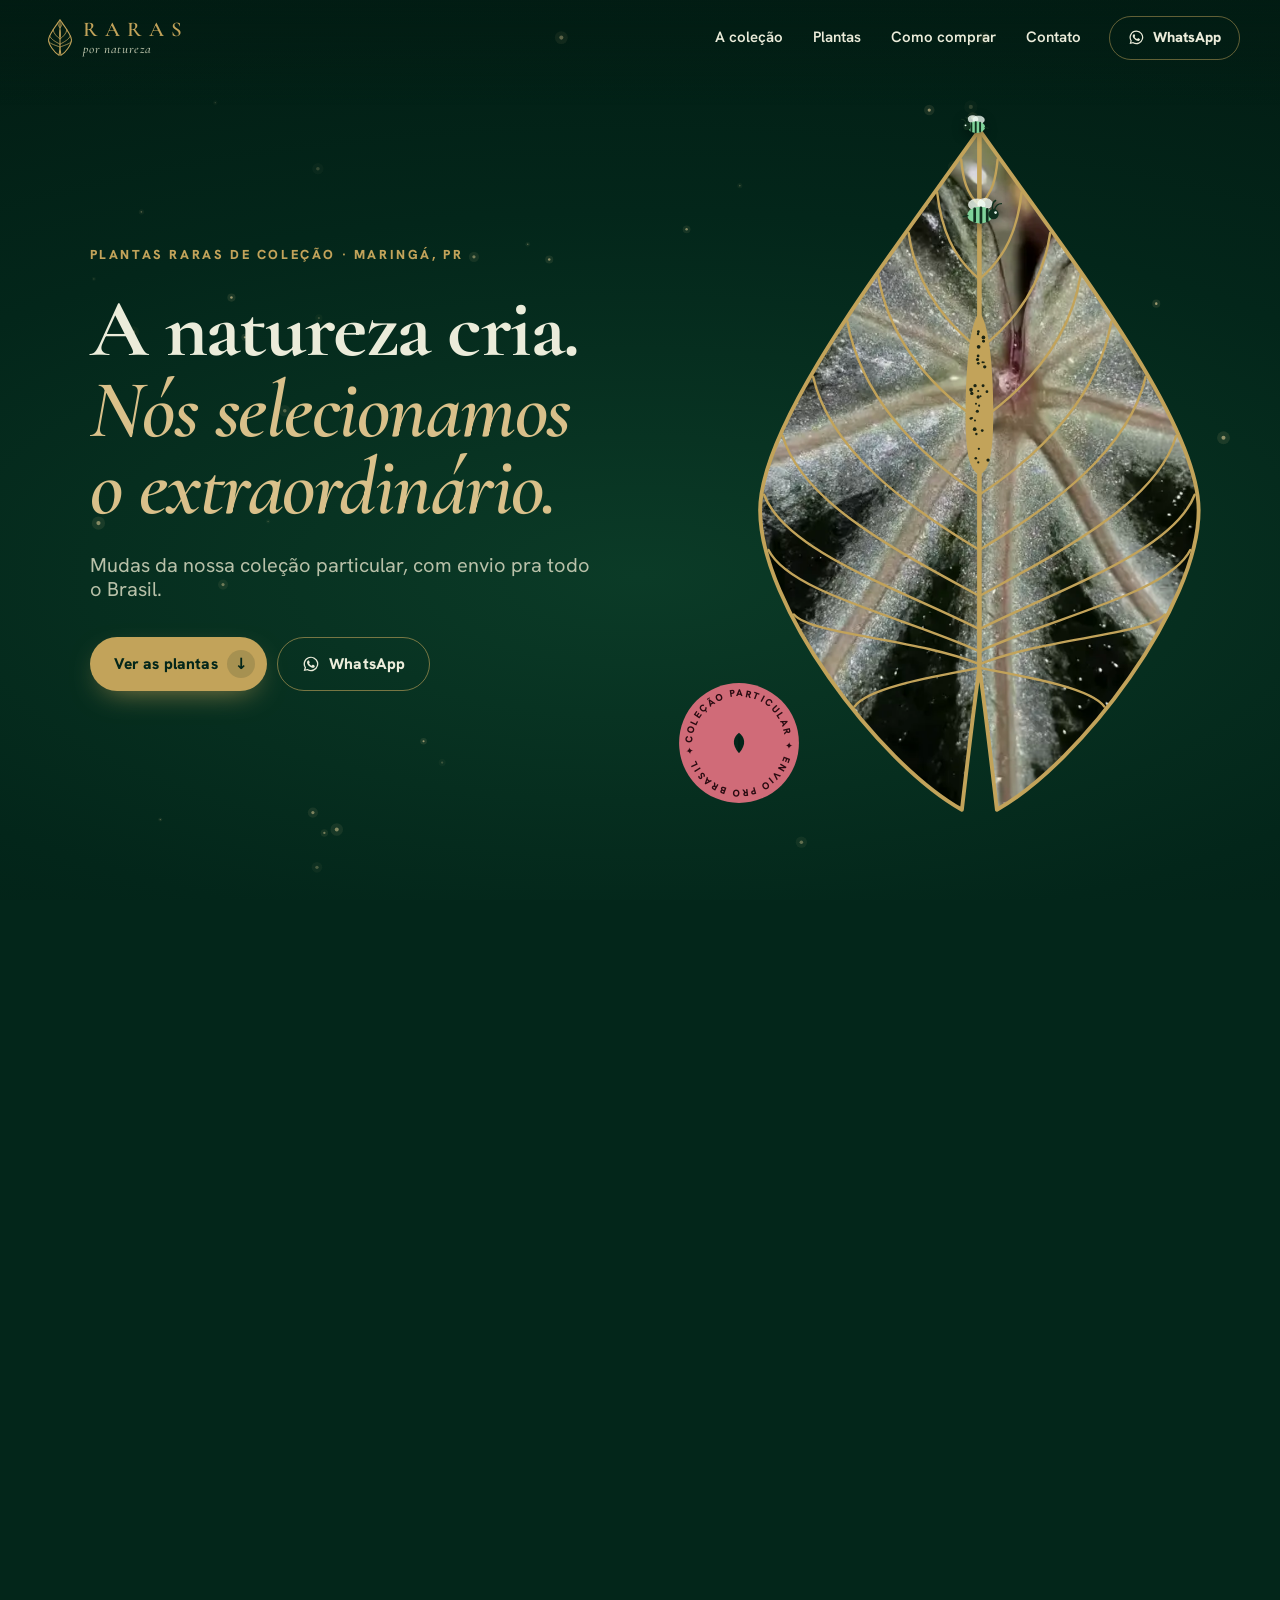
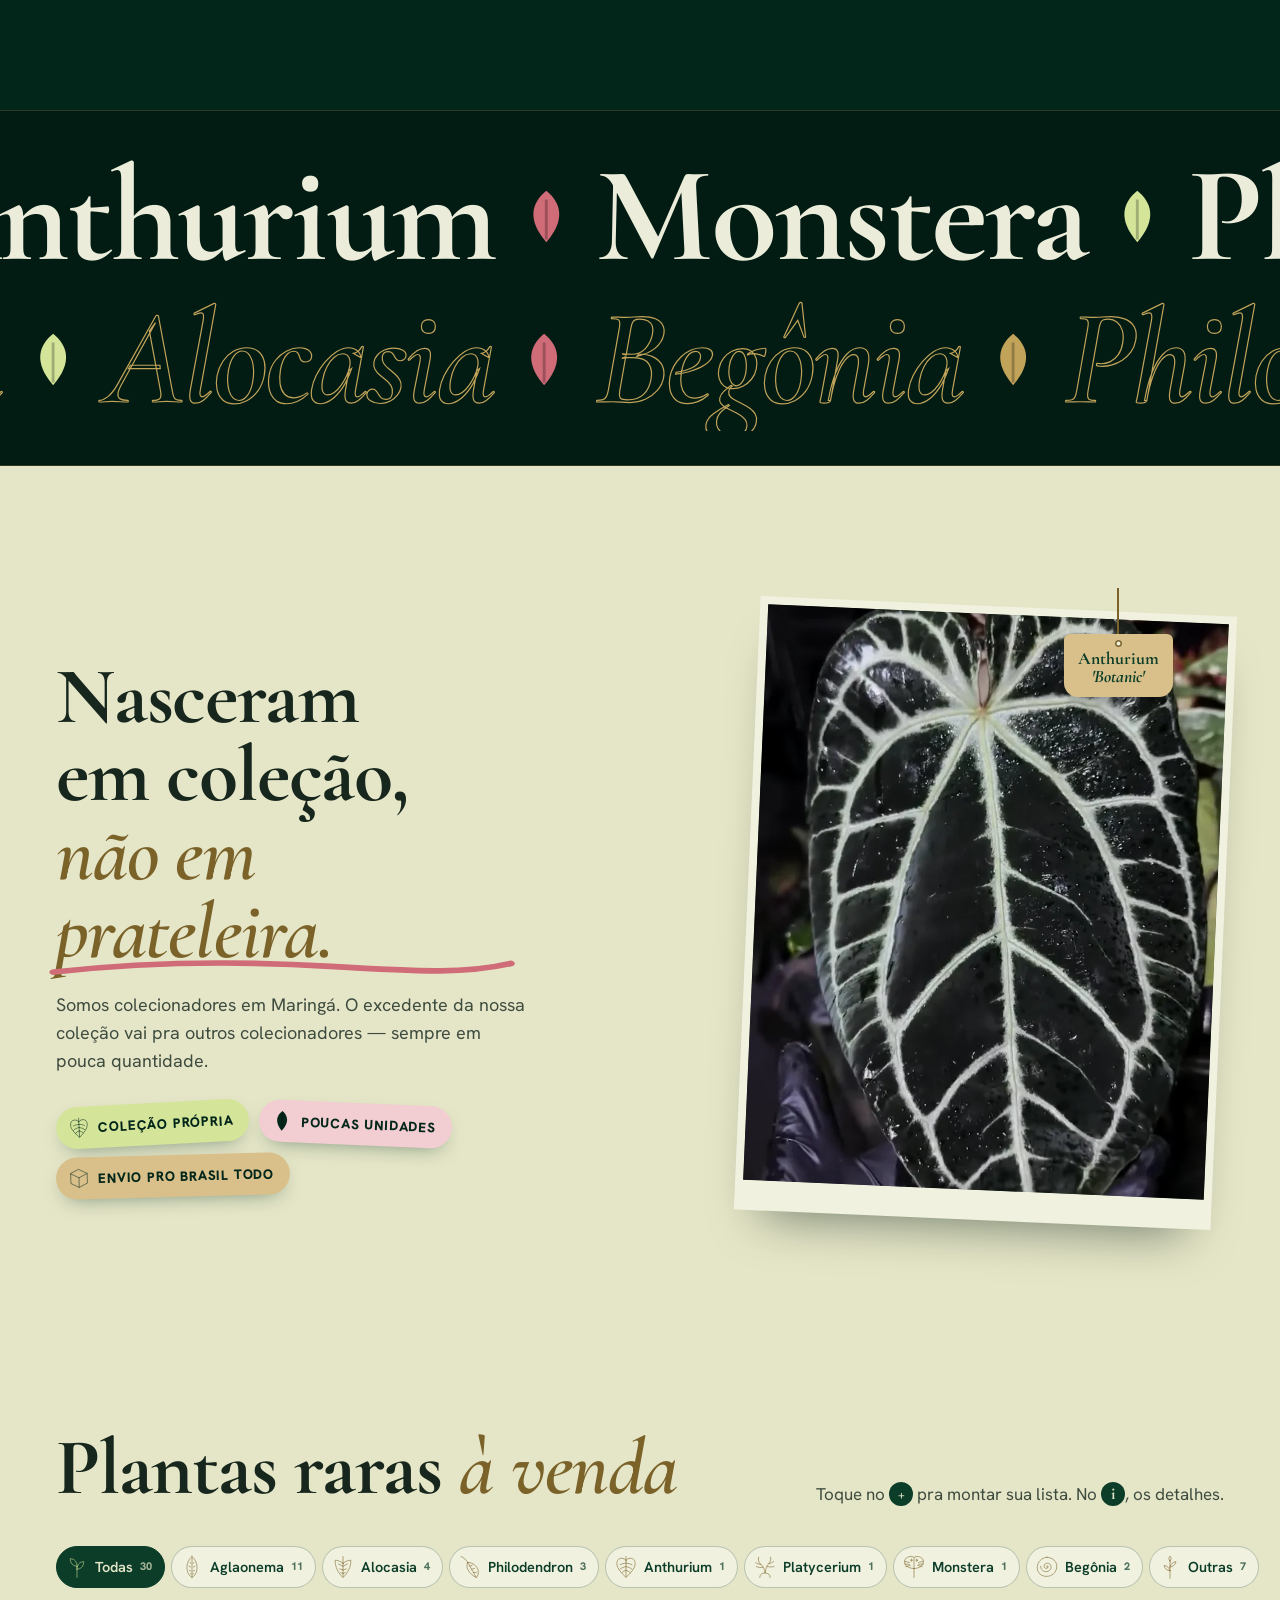
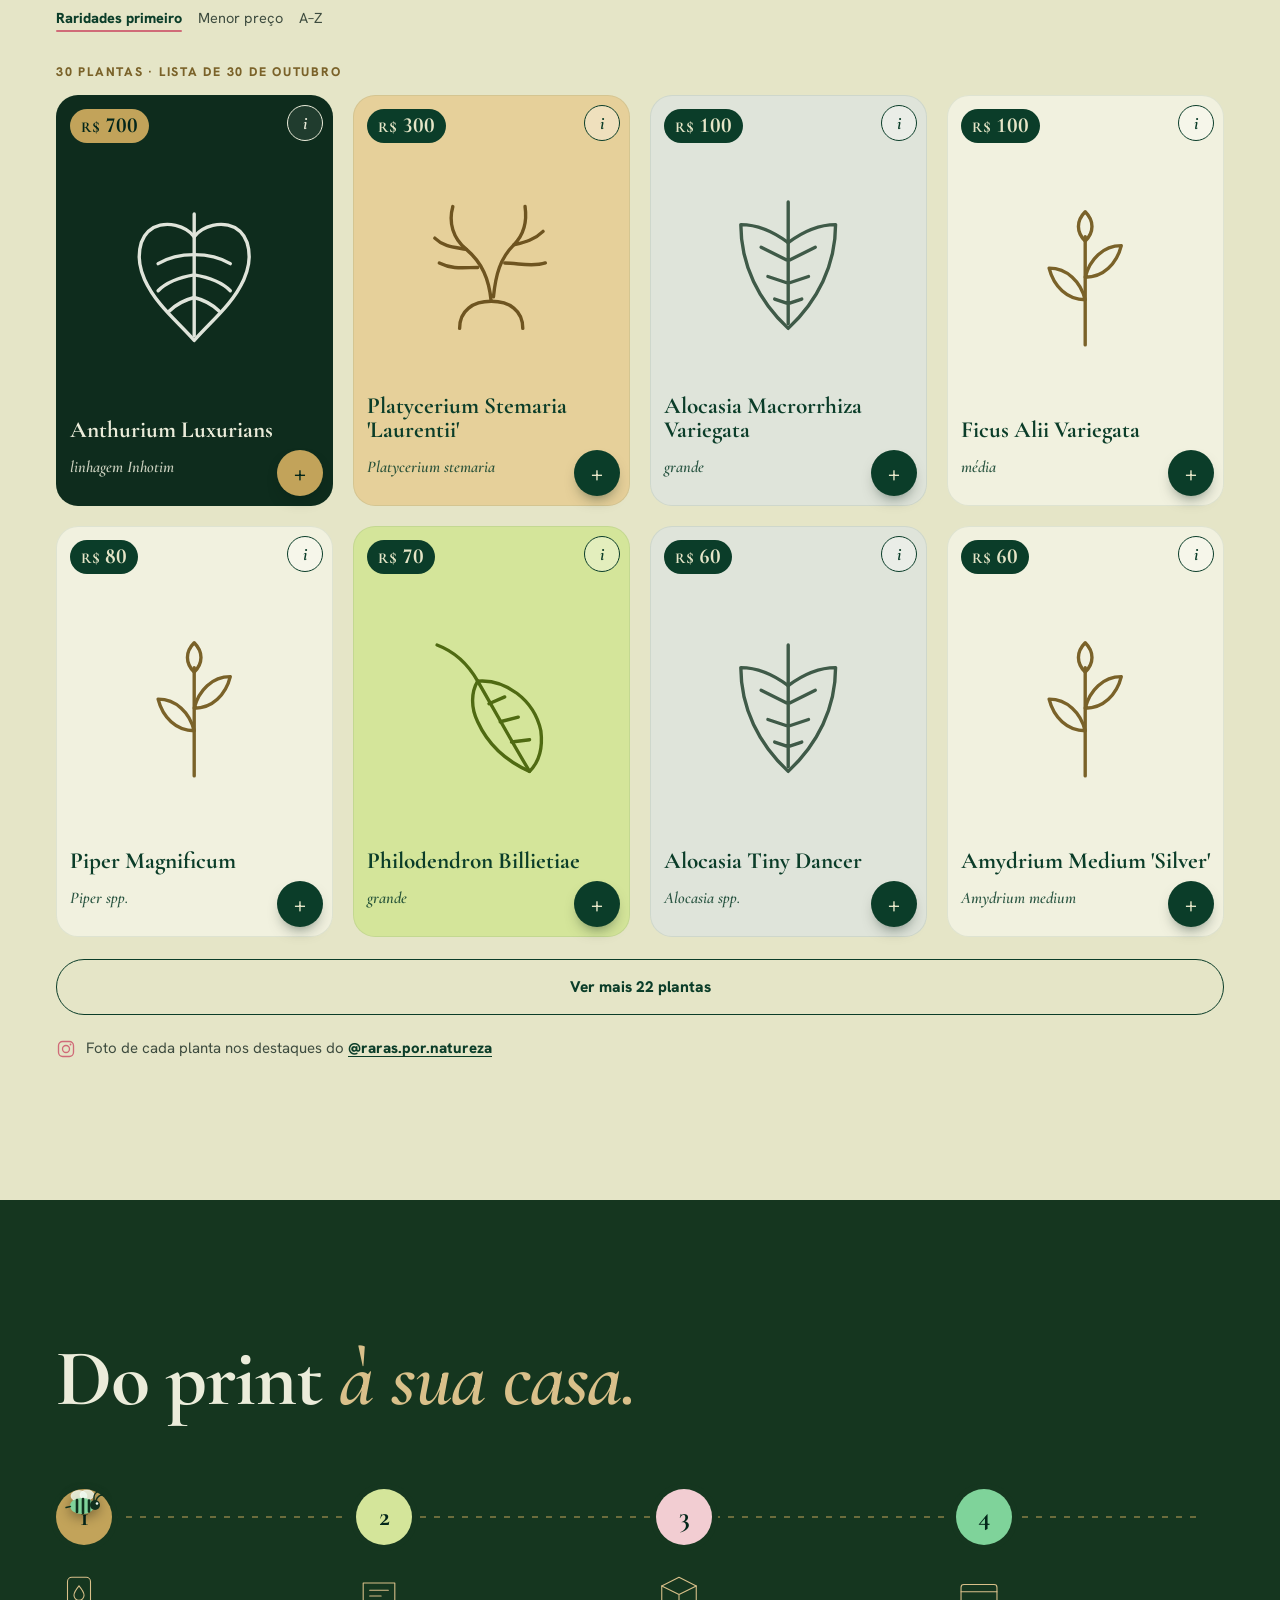
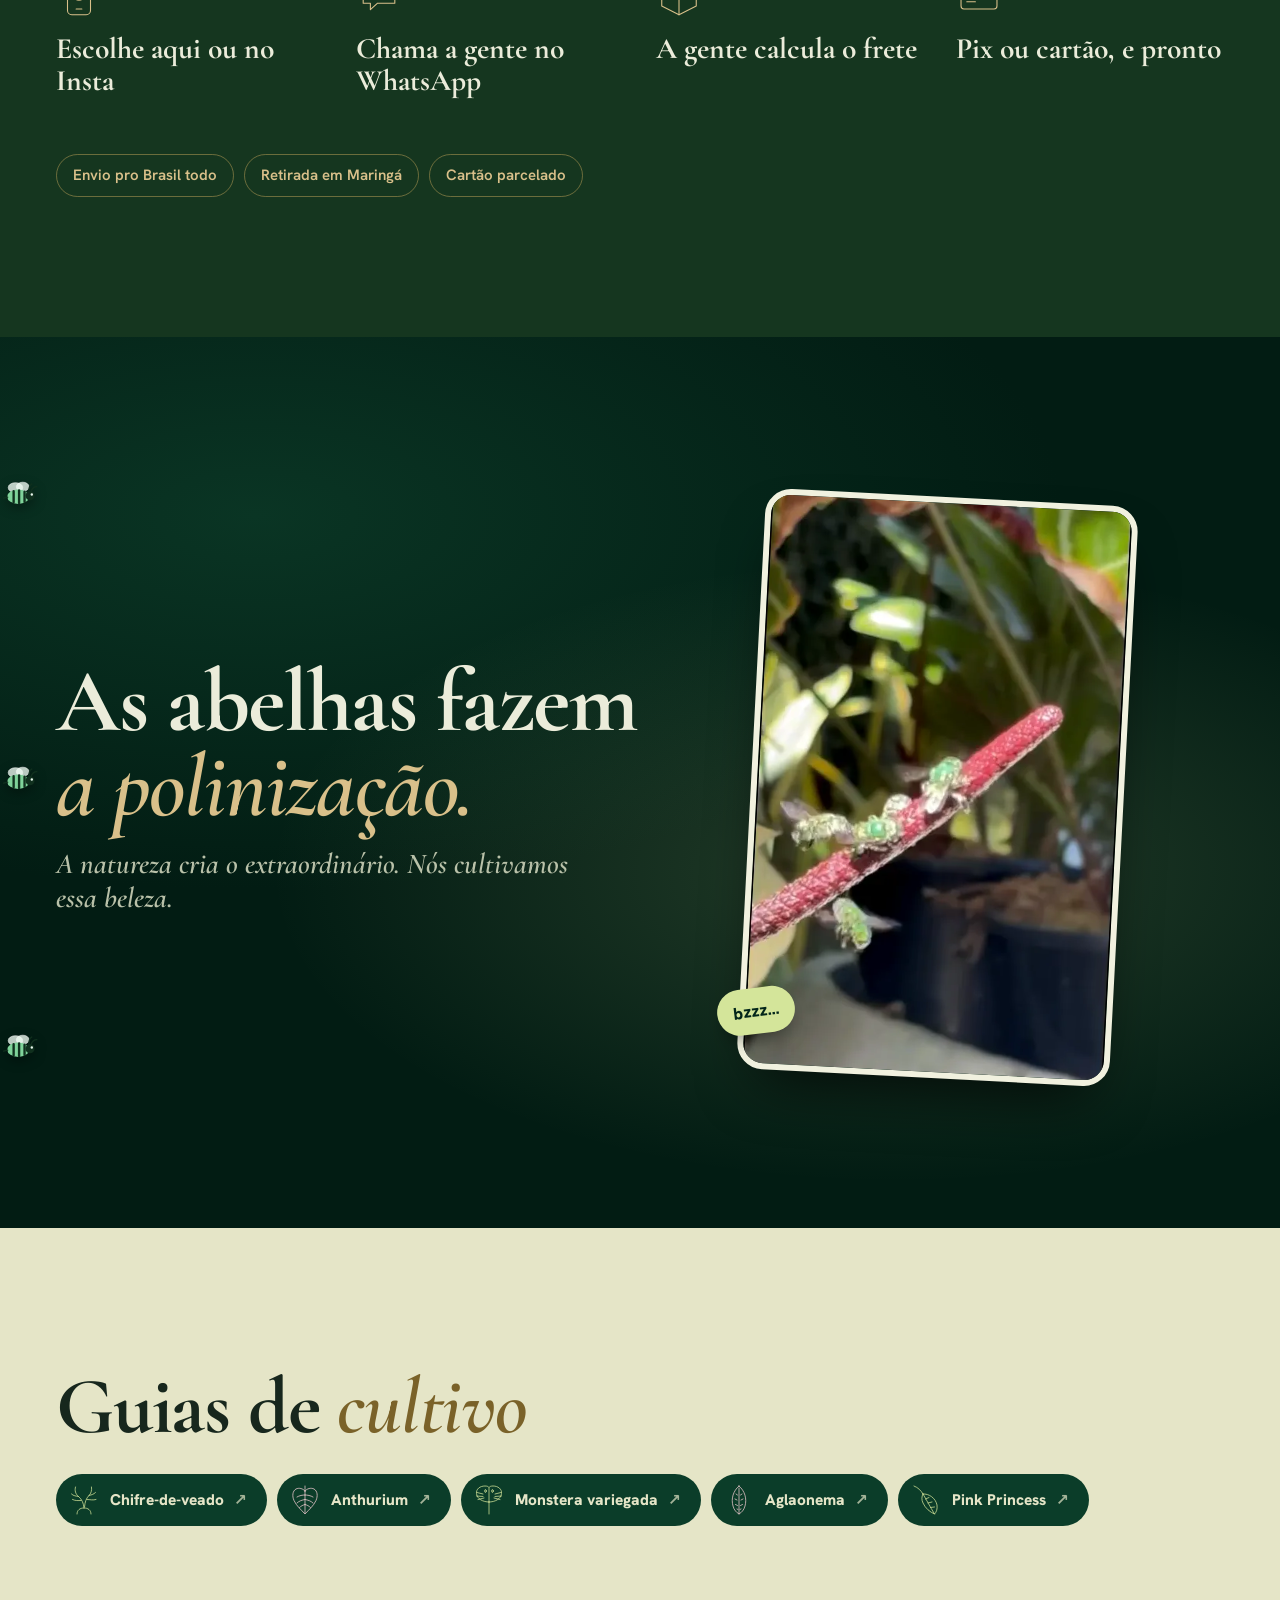
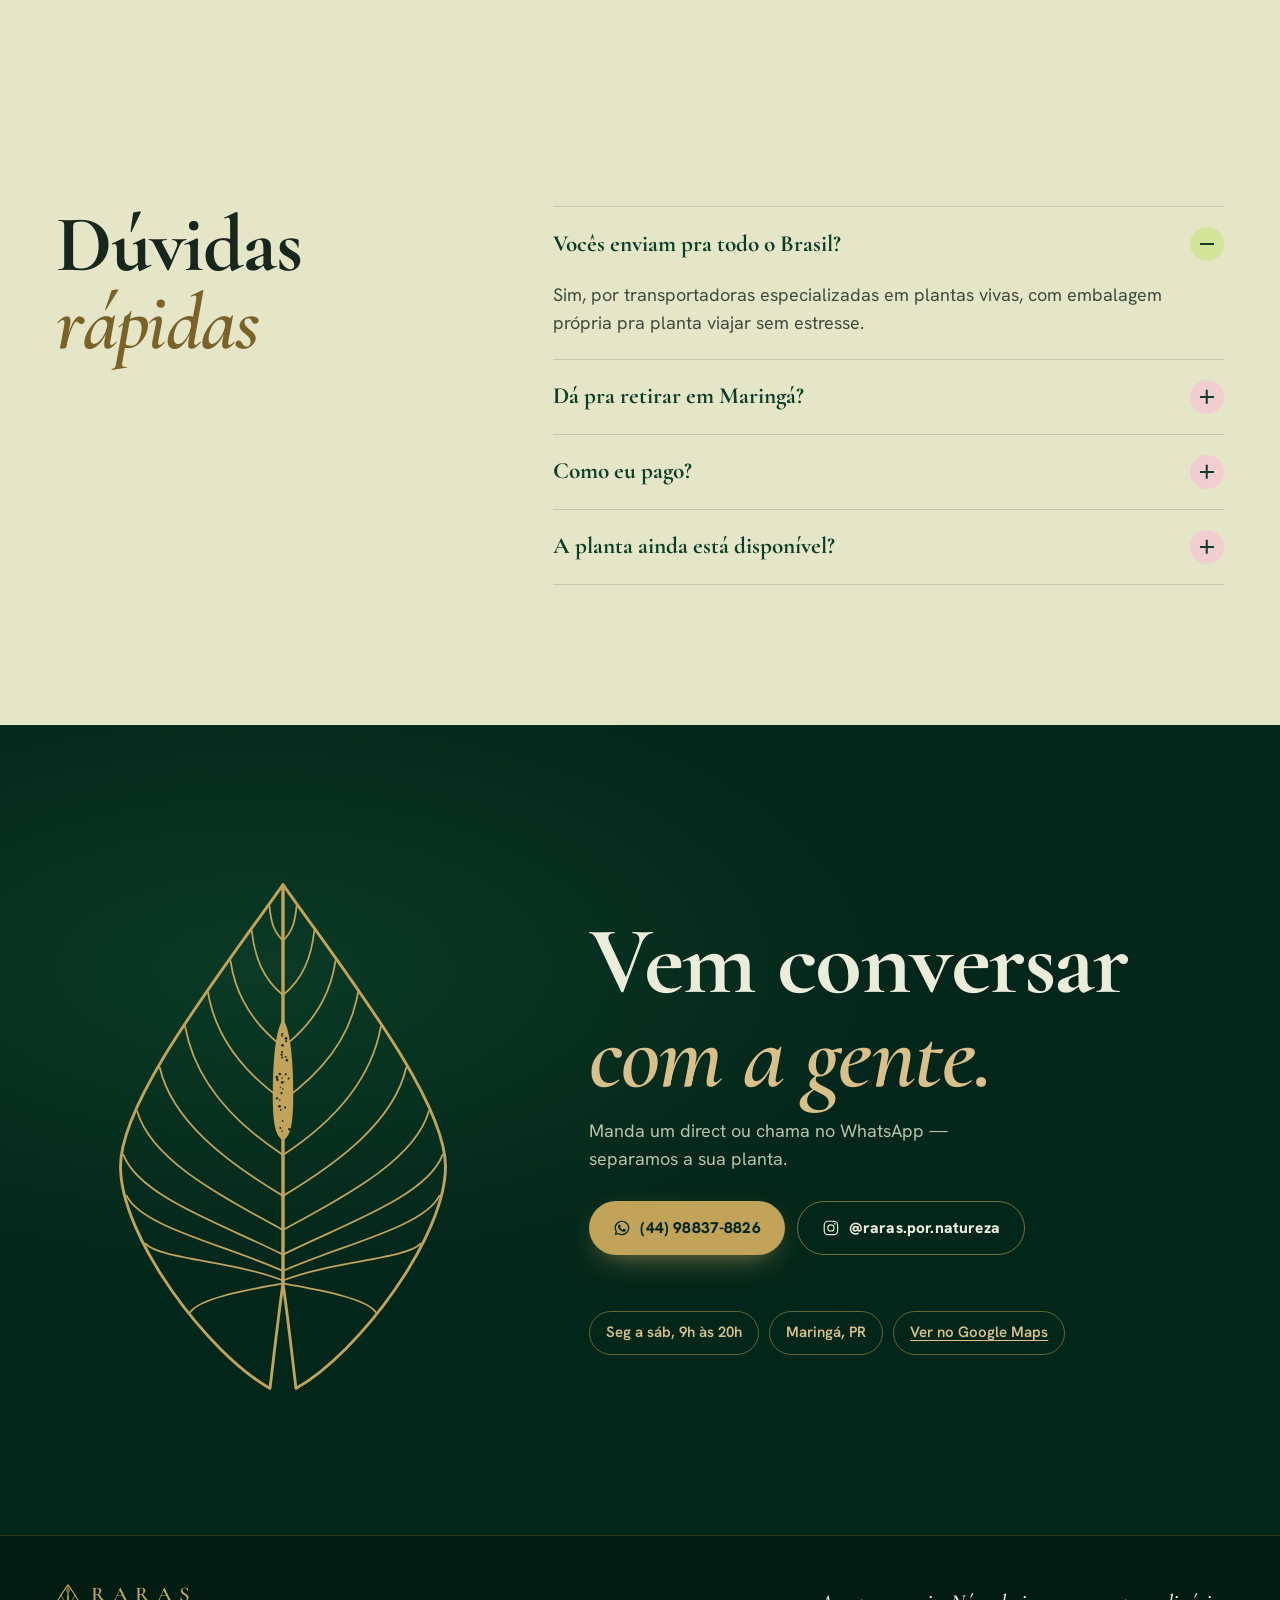
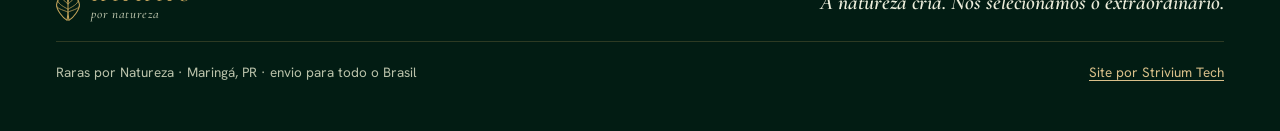
<file: site/index.html>
<!doctype html>
<html lang="pt-BR">
<head>
<meta charset="utf-8">
<meta name="viewport" content="width=device-width, initial-scale=1, viewport-fit=cover">
<meta name="robots" content="index, follow">
<title>Plantas raras de coleção em Maringá | Raras por Natureza</title>
<meta name="description" content="Mudas de coleção particular: Anthurium, Monstera, Platycerium e Aglaonema. Lista com preços, envio para todo o Brasil e retirada combinada em Maringá (PR).">
<link rel="canonical" href="https://www.raraspornatureza.com.br/">
<meta name="theme-color" content="#03261a">
<link rel="icon" href="favicon.svg" type="image/svg+xml">
<meta property="og:type" content="website">
<meta property="og:locale" content="pt_BR">
<meta property="og:site_name" content="Raras por Natureza">
<meta property="og:title" content="Raras por Natureza — plantas raras de coleção, de Maringá para todo o Brasil">
<meta property="og:description" content="A natureza cria. Nós selecionamos o extraordinário. Anthurium, Monstera, Platycerium e Aglaonema da nossa coleção particular.">
<meta property="og:url" content="https://www.raraspornatureza.com.br/">
<meta property="og:image" content="https://www.raraspornatureza.com.br/og.jpg">
<meta property="og:image:width" content="1200">
<meta property="og:image:height" content="630">
<meta property="og:image:alt" content="Folha dourada da logo da Raras por Natureza ao lado de uma folha de Anthurium de veludo">
<meta name="twitter:card" content="summary_large_image">
<link rel="preconnect" href="https://fonts.googleapis.com">
<link rel="preconnect" href="https://fonts.gstatic.com" crossorigin>
<link rel="stylesheet" href="https://fonts.googleapis.com/css2?family=Cormorant+Garamond:ital,wght@0,500;0,600;0,700;1,500;1,600&family=Hanken+Grotesk:wght@400;500;600;800&display=swap">
<link rel="preload" as="image" href="img/poster-hero.webp" fetchpriority="high">
<link rel="stylesheet" href="estilo.css?v=mvv8zt3x">
<script>document.documentElement.classList.add('js');</script>
<script type="application/ld+json">{"@context":"https://schema.org","@type":"GardenStore","@id":"https://www.raraspornatureza.com.br/#loja","name":"Raras por Natureza","alternateName":"Raras por Natureza — plantas raras de coleção","description":"Mudas e exemplares excedentes de uma coleção particular de plantas raras em Maringá (PR): Anthurium, Monstera, Platycerium, Aglaonema e outras raridades, com envio para todo o Brasil.","slogan":"A natureza cria. Nós selecionamos o extraordinário.","url":"https://www.raraspornatureza.com.br/","image":"https://www.raraspornatureza.com.br/og.jpg","logo":"https://www.raraspornatureza.com.br/favicon.svg","telephone":"+55 44 98837-8826","address":{"@type":"PostalAddress","addressLocality":"Maringá","addressRegion":"PR","addressCountry":"BR"},"geo":{"@type":"GeoCoordinates","latitude":-23.4102836,"longitude":-51.9685548},"areaServed":{"@type":"Country","name":"Brasil"},"openingHoursSpecification":[{"@type":"OpeningHoursSpecification","dayOfWeek":["Monday","Tuesday","Wednesday","Thursday","Friday","Saturday"],"opens":"09:00","closes":"20:00"}],"paymentAccepted":"Pix, cartão de crédito","currenciesAccepted":"BRL","sameAs":["https://www.instagram.com/raras.por.natureza/","https://maps.google.com/?cid=8181830066758772071"],"hasOfferCatalog":{"@type":"OfferCatalog","name":"Plantas raras disponíveis — lista de 30 de outubro","itemListElement":[{"@type":"Offer","price":"30.00","priceCurrency":"BRL","availability":"https://schema.org/InStock","itemOffered":{"@type":"Product","name":"Aglaonema Frozen","description":"Folhagem prateada com toques de verde, bem rústica e de fácil manutenção.","category":"Aglaonema spp."}},{"@type":"Offer","price":"30.00","priceCurrency":"BRL","availability":"https://schema.org/InStock","itemOffered":{"@type":"Product","name":"Aglaonema Frozen Green","description":"Variação esverdeada da Frozen, folhagem prateada e resistente.","category":"Aglaonema spp."}},{"@type":"Offer","price":"40.00","priceCurrency":"BRL","availability":"https://schema.org/InStock","itemOffered":{"@type":"Product","name":"Aglaonema Heng Heng","description":"Folhagem colorida em tons vibrantes, cultivar valorizada por colecionadores.","category":"Aglaonema spp."}},{"@type":"Offer","price":"40.00","priceCurrency":"BRL","availability":"https://schema.org/InStock","itemOffered":{"@type":"Product","name":"Aglaonema Lukisan Cinta","description":"Padrão de folhagem único, com manchas e nervuras decorativas.","category":"Aglaonema spp."}},{"@type":"Offer","price":"40.00","priceCurrency":"BRL","availability":"https://schema.org/InStock","itemOffered":{"@type":"Product","name":"Aglaonema Orange Kom Kom","description":"Folhagem em tons alaranjados, uma das cultivares mais coloridas do gênero.","category":"Aglaonema spp."}},{"@type":"Offer","price":"30.00","priceCurrency":"BRL","availability":"https://schema.org/InStock","itemOffered":{"@type":"Product","name":"Aglaonema Pink Aurora","description":"Folhagem rosada, tolerante à sombra e de crescimento compacto.","category":"Aglaonema spp."}},{"@type":"Offer","price":"40.00","priceCurrency":"BRL","availability":"https://schema.org/InStock","itemOffered":{"@type":"Product","name":"Aglaonema Pink Dalmatian","description":"Manchas rosa espalhadas pela folhagem, lembrando o padrão que dá nome à cultivar.","category":"Aglaonema spp."}},{"@type":"Offer","price":"30.00","priceCurrency":"BRL","availability":"https://schema.org/InStock","itemOffered":{"@type":"Product","name":"Aglaonema Salmon Fantasy","description":"Tons salmão na folhagem, rústica e ideal para ambientes internos.","category":"Aglaonema spp."}},{"@type":"Offer","price":"30.00","priceCurrency":"BRL","availability":"https://schema.org/InStock","itemOffered":{"@type":"Product","name":"Aglaonema Sparkin Sara","description":"Folhagem prateada com brilho característico.","category":"Aglaonema spp."}},{"@type":"Offer","price":"30.00","priceCurrency":"BRL","availability":"https://schema.org/InStock","itemOffered":{"@type":"Product","name":"Aglaonema White Joy","description":"Folhagem clara, quase branca, com nervuras verdes contrastantes.","category":"Aglaonema spp."}},{"@type":"Offer","price":"30.00","priceCurrency":"BRL","availability":"https://schema.org/InStock","itemOffered":{"@type":"Product","name":"Aglaonema Red Stardust","description":"Pintas avermelhadas espalhadas pela folhagem verde escura.","category":"Aglaonema spp."}},{"@type":"Offer","price":"30.00","priceCurrency":"BRL","availability":"https://schema.org/InStock","itemOffered":{"@type":"Product","name":"Alocasia Lukiwan (pequena)","description":"Folhas onduladas e texturizadas, porte compacto.","category":"Alocasia spp."}},{"@type":"Offer","price":"100.00","priceCurrency":"BRL","availability":"https://schema.org/InStock","itemOffered":{"@type":"Product","name":"Alocasia Macrorrhiza Variegata (grande)","description":"Variegação branca marcante em folhagem grande e imponente.","category":"Alocasia macrorrhiza"}},{"@type":"Offer","price":"30.00","priceCurrency":"BRL","availability":"https://schema.org/InStock","itemOffered":{"@type":"Product","name":"Alocasia Macrorrhiza Variegata (pequena)","description":"Variegação branca marcante, exemplar em formação.","category":"Alocasia macrorrhiza"}},{"@type":"Offer","price":"60.00","priceCurrency":"BRL","availability":"https://schema.org/InStock","itemOffered":{"@type":"Product","name":"Alocasia Tiny Dancer","description":"Folhas estreitas e onduladas, porte pequeno e elegante.","category":"Alocasia spp."}},{"@type":"Offer","price":"60.00","priceCurrency":"BRL","availability":"https://schema.org/InStock","itemOffered":{"@type":"Product","name":"Amydrium Medium 'Silver'","description":"Folhagem prateada e fenestrada, trepadeira de crescimento vigoroso.","category":"Amydrium medium"}},{"@type":"Offer","price":"700.00","priceCurrency":"BRL","availability":"https://schema.org/InStock","itemOffered":{"@type":"Product","name":"Anthurium Luxurians (grande, linhagem Inhotim)","description":"Folhagem enrugada e texturizada, uma das espécies mais cobiçadas por colecionadores.","category":"Anthurium luxurians"}},{"@type":"Offer","price":"40.00","priceCurrency":"BRL","availability":"https://schema.org/InStock","itemOffered":{"@type":"Product","name":"Begonia Venosa","description":"Folhas suculentas e aveludadas, resistente e de fácil cultivo.","category":"Begonia venosa"}},{"@type":"Offer","price":"30.00","priceCurrency":"BRL","availability":"https://schema.org/InStock","itemOffered":{"@type":"Product","name":"Begonia Caracol","description":"Folhagem espiralada e ornamental, bastante procurada por colecionadores.","category":"Begonia spp."}},{"@type":"Offer","price":"20.00","priceCurrency":"BRL","availability":"https://schema.org/InStock","itemOffered":{"@type":"Product","name":"Drimiopsis Maculata","description":"Folhas manchadas em formato de coração, bulbosa e rústica.","category":"Drimiopsis maculata"}},{"@type":"Offer","price":"40.00","priceCurrency":"BRL","availability":"https://schema.org/InStock","itemOffered":{"@type":"Product","name":"Epipremnum Pinnatum 'Skeleton Key'","description":"Folhas alongadas e perfuradas quando madura, trepadeira vigorosa.","category":"Epipremnum pinnatum"}},{"@type":"Offer","price":"40.00","priceCurrency":"BRL","availability":"https://schema.org/InStock","itemOffered":{"@type":"Product","name":"Epipremnum Pinnatum Variegata","description":"Variegação branca em folhagem perfurada, trepadeira vigorosa.","category":"Epipremnum pinnatum"}},{"@type":"Offer","price":"100.00","priceCurrency":"BRL","availability":"https://schema.org/InStock","itemOffered":{"@type":"Product","name":"Ficus Alii Variegata (média)","description":"Folhas longas e estreitas com variegação, porte arbustivo.","category":"Ficus binnendijkii 'Alii'"}},{"@type":"Offer","price":"20.00","priceCurrency":"BRL","availability":"https://schema.org/InStock","itemOffered":{"@type":"Product","name":"Maranta Ruby","description":"Folhagem com tons avermelhados, movimenta as folhas conforme a luz do dia.","category":"Maranta leuconeura"}},{"@type":"Offer","price":"70.00","priceCurrency":"BRL","availability":"https://schema.org/InStock","itemOffered":{"@type":"Product","name":"Philodendron Billietiae (grande)","description":"Folhas alongadas com pecíolo alaranjado, bastante procurada por colecionadores.","category":"Philodendron billietiae"}},{"@type":"Offer","price":"50.00","priceCurrency":"BRL","availability":"https://schema.org/InStock","itemOffered":{"@type":"Product","name":"Philodendron Billietiae (média)","description":"Folhas alongadas com pecíolo alaranjado, exemplar em formação.","category":"Philodendron billietiae"}},{"@type":"Offer","price":"30.00","priceCurrency":"BRL","availability":"https://schema.org/InStock","itemOffered":{"@type":"Product","name":"Philodendron Cascata","description":"Hábito trepador e pendente, ideal para vasos suspensos.","category":"Philodendron spp."}},{"@type":"Offer","price":"80.00","priceCurrency":"BRL","availability":"https://schema.org/InStock","itemOffered":{"@type":"Product","name":"Piper Magnificum","description":"Folhagem grande e texturizada, nervuras marcantes.","category":"Piper spp."}},{"@type":"Offer","price":"300.00","priceCurrency":"BRL","availability":"https://schema.org/InStock","itemOffered":{"@type":"Product","name":"Platycerium Stemaria 'Laurentii'","description":"Espécie de chifre-de-veado com folhas escudo bem desenvolvidas.","category":"Platycerium stemaria"}},{"@type":"Offer","price":"10.00","priceCurrency":"BRL","availability":"https://schema.org/InStock","itemOffered":{"@type":"Product","name":"Monstera Acuminata","description":"Folhas pequenas e brilhantes, espécie trepadeira de Monstera menos comum.","category":"Monstera acuminata"}}]}}</script>
<script type="application/ld+json">{"@context":"https://schema.org","@type":"FAQPage","mainEntity":[{"@type":"Question","name":"Vocês enviam pra todo o Brasil?","acceptedAnswer":{"@type":"Answer","text":"Sim, por transportadoras especializadas em plantas vivas, com embalagem própria pra planta viajar sem estresse."}},{"@type":"Question","name":"Dá pra retirar em Maringá?","acceptedAnswer":{"@type":"Answer","text":"Dá. É só combinar a retirada com a gente pelo WhatsApp ou pelo direct."}},{"@type":"Question","name":"Como eu pago?","acceptedAnswer":{"@type":"Answer","text":"Por link de pagamento: Pix ou cartão de crédito, parcelado com as taxas da operadora."}},{"@type":"Question","name":"A planta ainda está disponível?","acceptedAnswer":{"@type":"Answer","text":"Muitas vezes é um exemplar só. A gente confirma no WhatsApp antes de fechar."}}]}</script>
<script type="application/ld+json">{"@context":"https://schema.org","@type":"WebSite","name":"Raras por Natureza","url":"https://www.raraspornatureza.com.br/","inLanguage":"pt-BR","publisher":{"@id":"https://www.raraspornatureza.com.br/#loja"}}</script>
</head>
<body>
<a class="pular" href="#conteudo">Pular para o conteúdo</a>

<svg class="sprite" aria-hidden="true" focusable="false"><symbol id="g-anthurium" viewBox="0 0 64 64"><g fill="none" stroke="currentColor" stroke-width="1.5" stroke-linecap="round" stroke-linejoin="round"><path pathLength="1" d="M32 4v10"/><path pathLength="1" d="M32 14C28 9 20 7 14 10 7 14 6 24 10 33c5 11 14 18 22 27 8-9 17-16 22-27 4-9 3-19-4-23-6-3-14-1-18 4Z"/><path pathLength="1" d="M32 14v44"/><path pathLength="1" d="M32 22c-5 0-11 1-16 4M32 22c5 0 11 1 16 4M32 31c-6 1-12 3-16 7M32 31c6 1 12 3 16 7M32 41c-4 1-8 3-11 6M32 41c4 1 8 3 11 6"/></g></symbol><symbol id="g-monstera" viewBox="0 0 64 64"><g fill="none" stroke="currentColor" stroke-width="1.5" stroke-linecap="round" stroke-linejoin="round"><path pathLength="1" d="M32 60V36"/><path pathLength="1" d="M32 36C20 36 8 30 7 19 6 10 14 4 24 4c4 0 7 1 8 3 1-2 4-3 8-3 10 0 18 6 17 15-1 11-13 17-25 17Z"/><path pathLength="1" d="M8 17l12 3M7 24l13 1M10 31l12-3M56 17l-12 3M57 24l-13 1M54 31l-12-3"/><path pathLength="1" d="M32 8v28"/><ellipse pathLength="1" cx="25" cy="14" rx="1.6" ry="3"/><ellipse pathLength="1" cx="39" cy="14" rx="1.6" ry="3"/></g></symbol><symbol id="g-platycerium" viewBox="0 0 64 64"><g fill="none" stroke="currentColor" stroke-width="1.5" stroke-linecap="round" stroke-linejoin="round"><path pathLength="1" d="M18 60c0-8 6-12 14-12s14 4 14 12"/><path pathLength="1" d="M32 48C31 38 28 31 21 25 15 20 13 13 15 6"/><path pathLength="1" d="M21 25c-5-1-10-1-14-5"/><path pathLength="1" d="M26 33c-6 0-11 1-17-2"/><path pathLength="1" d="M33 46c1-10 3-17 9-23 4-4 6-10 5-17"/><path pathLength="1" d="M42 23c4-1 9-2 13-6"/><path pathLength="1" d="M38 31c6 0 12 2 18 0"/></g></symbol><symbol id="g-aglaonema" viewBox="0 0 64 64"><g fill="none" stroke="currentColor" stroke-width="1.5" stroke-linecap="round" stroke-linejoin="round"><path pathLength="1" d="M32 4C44 14 48 30 44 44c-2 8-7 13-12 16-5-3-10-8-12-16-4-14 0-30 12-40Z"/><path pathLength="1" d="M32 8v52"/><path pathLength="1" d="M26 20l3 2M38 20l-3 2M24 30l4 2M40 30l-4 2M25 41l4 2M39 41l-4 2M28 50l2 1M36 50l-2 1"/></g></symbol><symbol id="g-alocasia" viewBox="0 0 64 64"><g fill="none" stroke="currentColor" stroke-width="1.5" stroke-linecap="round" stroke-linejoin="round"><path pathLength="1" d="M32 4v18"/><path pathLength="1" d="M32 22c-8-6-15-8-21-8 0 18 8 34 21 46 13-12 21-28 21-46-6 0-13 2-21 8Z"/><path pathLength="1" d="M32 22v36M32 30l-12-6M32 30l12-6M32 40l-9-3M32 40l9-3M32 49l-6-2M32 49l6-2"/></g></symbol><symbol id="g-philodendron" viewBox="0 0 64 64"><g fill="none" stroke="currentColor" stroke-width="1.5" stroke-linecap="round" stroke-linejoin="round"><path pathLength="1" d="M8 4c8 3 14 9 18 16"/><path pathLength="1" d="M26 20c12-1 25 8 28 22 1 8-1 14-5 18-9-4-18-11-23-22-3-6-3-13 0-18Z"/><path pathLength="1" d="M26 20c7 12 14 25 23 40"/><path pathLength="1" d="M31 30l7-3M36 38l8-2M41 47l8-1"/></g></symbol><symbol id="g-begonia" viewBox="0 0 64 64"><g fill="none" stroke="currentColor" stroke-width="1.5" stroke-linecap="round" stroke-linejoin="round"><path pathLength="1" d="M32 6c15 1 27 11 26 26-1 15-13 25-27 25C16 57 6 47 6 34 6 19 17 7 32 6Z"/><path pathLength="1" d="M32 33a2 2 0 1 1 3-2c0 4-5 6-8 4-4-2-4-8 0-11 5-4 13-2 15 4 3 7-2 15-10 16-9 2-17-5-17-14"/></g></symbol><symbol id="g-outras" viewBox="0 0 64 64"><g fill="none" stroke="currentColor" stroke-width="1.5" stroke-linecap="round" stroke-linejoin="round"><path pathLength="1" d="M32 62V14"/><path pathLength="1" d="M32 42c-8 0-14-6-16-14 8 0 14 6 16 14Z"/><path pathLength="1" d="M32 32c8 0 14-6 16-14-8 0-14 6-16 14Z"/><path pathLength="1" d="M32 16c-4-4-4-9 0-13 4 4 4 9 0 13Z"/></g></symbol><symbol id="g-todas" viewBox="0 0 64 64"><g fill="none" stroke="currentColor" stroke-width="1.5" stroke-linecap="round" stroke-linejoin="round"><path pathLength="1" d="M32 60V30"/><path pathLength="1" d="M32 30C22 30 14 22 14 10c12 0 18 8 18 20Z"/><path pathLength="1" d="M32 38c10 0 18-8 18-20-12 0-18 8-18 20Z"/></g></symbol><symbol id="i-escolher" viewBox="0 0 64 64"><g fill="none" stroke="currentColor" stroke-width="1.5" stroke-linecap="round" stroke-linejoin="round"><rect pathLength="1" x="16" y="6" width="32" height="52" rx="6"/><path pathLength="1" d="M28 50h8"/><path pathLength="1" d="M32 18c-5 6-7 10-7 13a7 7 0 0 0 14 0c0-3-2-7-7-13Z"/></g></symbol><symbol id="i-conversa" viewBox="0 0 64 64"><g fill="none" stroke="currentColor" stroke-width="1.5" stroke-linecap="round" stroke-linejoin="round"><path pathLength="1" d="M10 14h44v28H30l-10 9v-9H10Z"/><path pathLength="1" d="M19 24h26M19 32h16"/></g></symbol><symbol id="i-caixa" viewBox="0 0 64 64"><g fill="none" stroke="currentColor" stroke-width="1.5" stroke-linecap="round" stroke-linejoin="round"><path pathLength="1" d="M32 6 56 18v28L32 58 8 46V18Z"/><path pathLength="1" d="M8 18l24 12 24-12M32 30v28"/></g></symbol><symbol id="i-cartao" viewBox="0 0 64 64"><g fill="none" stroke="currentColor" stroke-width="1.5" stroke-linecap="round" stroke-linejoin="round"><rect pathLength="1" x="7" y="16" width="50" height="34" rx="4"/><path pathLength="1" d="M7 26h50M15 40h12"/></g></symbol><symbol id="folhinha" viewBox="0 0 20 20"><path d="M10 1C15 5 17 11 10 19 3 11 5 5 10 1Z" fill="currentColor"/><path d="M10 4v14" stroke="rgba(0,0,0,.25)" stroke-width="1"/></symbol></svg>
<template id="molde-abelha"><svg class="abelha" viewBox="0 0 44 32" aria-hidden="true" focusable="false"><g class="asas"><ellipse cx="17" cy="9" rx="8" ry="5.5"/><ellipse cx="25" cy="8" rx="7" ry="5"/></g><ellipse class="corpo" cx="20" cy="19" rx="12" ry="8"/><path class="listras" d="M15 13v12M21 12v14M27 13.5v11"/><circle class="cabeca" cx="33" cy="18" r="5"/><circle class="olho" cx="35" cy="16.5" r="1.3"/><path class="antenas" d="M34 13.5c1.5-4 4-5.5 6.5-5.5M32 13c-.5-4 .5-6.5 3-8"/><path class="ferrao" d="M8.5 19.5 4 20.5"/></svg></template>

<header class="topo" id="topo-barra">
  <a class="marca" href="#topo" aria-label="Raras por Natureza, início">
    <svg class="marca-folha" viewBox="0 0 498 762" aria-hidden="true" focusable="false"><g fill="none" stroke="currentColor" stroke-linecap="round" stroke-linejoin="round"><path d="M249,14 C345,150 487,330 487,427 C487,530 360,700 268,752 C262,700 255,640 249,598 C243,640 236,700 230,752 C138,700 11,530 11,427 C11,330 153,150 249,14Z" stroke-width="22"/><path d="M249,20 L249,598" stroke-width="22"/><path d="M249,176 C220.1,151.9 207.7,121.5 203.2,82" stroke-width="16"/><path d="M249,176 C277.9,151.9 290.3,121.5 294.8,82" stroke-width="16"/><path d="M249,410 C177.8,363.4 120,301 105.7,222" stroke-width="16"/><path d="M249,410 C320.2,363.4 378,301 392.3,222" stroke-width="16"/><path d="M249,520 C162.1,472.2 56.7,419.1 35.4,346" stroke-width="16"/><path d="M249,520 C335.9,472.2 441.3,419.1 462.6,346" stroke-width="16"/><path d="M249,580 C165.7,542.2 43,516.2 20.1,470" stroke-width="16"/><path d="M249,580 C332.3,542.2 455,516.2 477.9,470" stroke-width="16"/></g><path d="M249,212 C258,222 264,262 264,322 C264,360 261,384 249,388 C237,384 234,360 234,322 C234,262 240,222 249,212Z" fill="currentColor"/></svg>
    <span class="marca-nome"><span class="marca-raras">Raras</span><span class="marca-por">por natureza</span></span>
  </a>
  <nav class="nav" aria-label="Seções">
    <a href="#colecao">A coleção</a>
    <a href="#disponiveis">Plantas</a>
    <a href="#como-comprar">Como comprar</a>
    <a href="#contato">Contato</a>
  </nav>
  <a class="topo-zap" href="https://wa.me/5544988378826?text=Ol%C3%A1!%20Vim%20pelo%20site%20da%20Raras%20por%20Natureza%20e%20queria%20saber%20das%20plantas%20dispon%C3%ADveis." target="_blank" rel="noopener"><svg class="icone" viewBox="0 0 24 24" aria-hidden="true"><path fill="currentColor" d="M12 2.2a9.8 9.8 0 0 0-8.4 14.8L2.3 21.7l4.8-1.3A9.8 9.8 0 1 0 12 2.2Zm0 17.9c-1.5 0-3-.4-4.2-1.2l-.3-.2-2.8.8.8-2.8-.2-.3A8.1 8.1 0 1 1 12 20.1Zm4.5-6.1c-.2-.1-1.5-.7-1.7-.8-.2-.1-.4-.1-.6.1l-.8 1c-.1.2-.3.2-.5.1-.2-.1-1-.4-2-1.2-.7-.6-1.2-1.4-1.3-1.7-.1-.2 0-.4.1-.5l.4-.4.2-.4v-.4l-.8-1.9c-.2-.5-.4-.4-.6-.4h-.5a1 1 0 0 0-.7.3c-.2.3-.9.9-.9 2.2s.9 2.5 1 2.7c.1.2 1.8 2.8 4.4 3.9 1.6.7 2.3.8 3.1.6.5-.1 1.5-.6 1.7-1.2.2-.6.2-1.1.2-1.2-.1-.1-.3-.2-.5-.3Z"/></svg><span>WhatsApp</span></a>
  <button class="menu-botao" type="button" aria-expanded="false" aria-controls="menu" aria-label="Abrir menu"><span></span><span></span></button>
</header>

<div class="menu" id="menu" hidden>
  <nav aria-label="Menu">
    <a href="#colecao">A coleção</a>
    <a href="#disponiveis">Plantas à venda</a>
    <a href="#como-comprar">Como comprar</a>
    <a href="#guias">Guias de cultivo</a>
    <a href="#contato">Contato</a>
  </nav>
  <a class="botao botao-ouro" href="https://wa.me/5544988378826?text=Ol%C3%A1!%20Vim%20pelo%20site%20da%20Raras%20por%20Natureza%20e%20queria%20saber%20das%20plantas%20dispon%C3%ADveis." target="_blank" rel="noopener"><svg class="icone" viewBox="0 0 24 24" aria-hidden="true"><path fill="currentColor" d="M12 2.2a9.8 9.8 0 0 0-8.4 14.8L2.3 21.7l4.8-1.3A9.8 9.8 0 1 0 12 2.2Zm0 17.9c-1.5 0-3-.4-4.2-1.2l-.3-.2-2.8.8.8-2.8-.2-.3A8.1 8.1 0 1 1 12 20.1Zm4.5-6.1c-.2-.1-1.5-.7-1.7-.8-.2-.1-.4-.1-.6.1l-.8 1c-.1.2-.3.2-.5.1-.2-.1-1-.4-2-1.2-.7-.6-1.2-1.4-1.3-1.7-.1-.2 0-.4.1-.5l.4-.4.2-.4v-.4l-.8-1.9c-.2-.5-.4-.4-.6-.4h-.5a1 1 0 0 0-.7.3c-.2.3-.9.9-.9 2.2s.9 2.5 1 2.7c.1.2 1.8 2.8 4.4 3.9 1.6.7 2.3.8 3.1.6.5-.1 1.5-.6 1.7-1.2.2-.6.2-1.1.2-1.2-.1-.1-.3-.2-.5-.3Z"/></svg><span>Chamar no WhatsApp</span></a>
</div>

<main id="conteudo">

<section class="abertura" id="topo" aria-labelledby="titulo">
  <div class="palco">
    <canvas class="polen" aria-hidden="true"></canvas>
    <div class="painel">
      <div class="janela">
        <video class="janela-video" muted playsinline loop autoplay preload="auto" poster="img/poster-hero.webp" width="720" height="1280"
          aria-label="Folha de Anthurium de veludo verde-escuro com nervuras prateadas, filmada à noite na estufa">
          <source src="video/folha-noite.mp4" type="video/mp4">
        </video>
      </div>
      <svg class="folha-ouro" viewBox="0 0 498 762" aria-hidden="true" focusable="false"><g class="tracos"><path pathLength="1" class="t t-contorno" d="M249,14 C345,150 487,330 487,427 C487,530 360,700 268,752 C262,700 255,640 249,598 C243,640 236,700 230,752 C138,700 11,530 11,427 C11,330 153,150 249,14Z"/><path pathLength="1" class="t t-nervura" d="M249,20 L249,598"/><path pathLength="1" class="t t-lateral" style="--i:0" d="M249,96 C234.6,83 231.2,67 229.2,46"/><path pathLength="1" class="t t-lateral" style="--i:0" d="M249,96 C263.4,83 266.8,67 268.8,46"/><path pathLength="1" class="t t-lateral" style="--i:1" d="M249,176 C220.1,151.9 207.7,121.5 203.2,82"/><path pathLength="1" class="t t-lateral" style="--i:1" d="M249,176 C277.9,151.9 290.3,121.5 294.8,82"/><path pathLength="1" class="t t-lateral" style="--i:2" d="M249,252 C206.9,219.6 179.9,178.9 172.2,126"/><path pathLength="1" class="t t-lateral" style="--i:2" d="M249,252 C291.1,219.6 318.1,178.9 325.8,126"/><path pathLength="1" class="t t-lateral" style="--i:3" d="M249,330 C192.5,289.9 150.2,238.4 139.2,172"/><path pathLength="1" class="t t-lateral" style="--i:3" d="M249,330 C305.5,289.9 347.8,238.4 358.8,172"/><path pathLength="1" class="t t-lateral" style="--i:4" d="M249,410 C177.8,363.4 120,301 105.7,222"/><path pathLength="1" class="t t-lateral" style="--i:4" d="M249,410 C320.2,363.4 378,301 392.3,222"/><path pathLength="1" class="t t-lateral" style="--i:5" d="M249,470 C168.6,421.7 86.5,361 68.5,282"/><path pathLength="1" class="t t-lateral" style="--i:5" d="M249,470 C329.4,421.7 411.5,361 429.5,282"/><path pathLength="1" class="t t-lateral" style="--i:6" d="M249,520 C162.1,472.2 56.7,419.1 35.4,346"/><path pathLength="1" class="t t-lateral" style="--i:6" d="M249,520 C335.9,472.2 441.3,419.1 462.6,346"/><path pathLength="1" class="t t-lateral" style="--i:7" d="M249,556 C160.3,511.6 38.7,471.3 15.3,410"/><path pathLength="1" class="t t-lateral" style="--i:7" d="M249,556 C337.7,511.6 459.3,471.3 482.7,410"/><path pathLength="1" class="t t-lateral" style="--i:8" d="M249,580 C165.7,542.2 43,516.2 20.1,470"/><path pathLength="1" class="t t-lateral" style="--i:8" d="M249,580 C332.3,542.2 455,516.2 477.9,470"/><path pathLength="1" class="t t-lateral" style="--i:9" d="M249,594 C179.5,565.7 67.8,562.7 47.7,540"/><path pathLength="1" class="t t-lateral" style="--i:9" d="M249,594 C318.5,565.7 430.2,562.7 450.3,540"/><path pathLength="1" class="t t-basal" d="M249,598 C209,606 129,618 113.4,640"/><path pathLength="1" class="t t-basal" d="M249,598 C289,606 369,618 384.6,640"/></g><g class="espadice"><path d="M249,212 C258,222 264,262 264,322 C264,360 261,384 249,388 C237,384 234,360 234,322 C234,262 240,222 249,212Z"/><circle style="--i:0" cx="250.3" cy="303.1" r="1"/><circle style="--i:1" cx="247.8" cy="267.4" r="1.5"/><circle style="--i:2" cx="253.4" cy="243.4" r="1.5"/><circle style="--i:3" cx="244.3" cy="291.6" r="1.8"/><circle style="--i:4" cx="239.7" cy="327.3" r="1.4"/><circle style="--i:5" cx="252.4" cy="266.1" r="1.1"/><circle style="--i:6" cx="248.7" cy="313.3" r="1.1"/><circle style="--i:7" cx="253.4" cy="239.3" r="2"/><circle style="--i:8" cx="248.2" cy="249.5" r="2"/><circle style="--i:9" cx="247.6" cy="259.4" r="1.5"/><circle style="--i:10" cx="244.2" cy="329.4" r="1.1"/><circle style="--i:11" cx="247.8" cy="374.9" r="1.2"/><circle style="--i:12" cx="245.3" cy="311.3" r="1.1"/><circle style="--i:13" cx="245.7" cy="344.1" r="1.3"/><circle style="--i:14" cx="253.9" cy="243.5" r="1.2"/><circle style="--i:15" cx="248.4" cy="360.2" r="1.2"/><circle style="--i:16" cx="246.8" cy="319.4" r="1.7"/><circle style="--i:17" cx="241" cy="326.7" r="1.1"/><circle style="--i:18" cx="240" cy="297.3" r="1"/><circle style="--i:19" cx="253" cy="291.8" r="1.6"/><circle style="--i:20" cx="245.1" cy="370.5" r="1.4"/><circle style="--i:21" cx="247.7" cy="303.9" r="1.8"/><circle style="--i:22" cx="247.7" cy="297.4" r="1.2"/><circle style="--i:23" cx="253.8" cy="266.3" r="1"/><circle style="--i:24" cx="254.8" cy="271.2" r="1.8"/><circle style="--i:25" cx="258.4" cy="372.4" r="1.8"/><circle style="--i:26" cx="252.1" cy="340.4" r="1.5"/><circle style="--i:27" cx="247.5" cy="235.5" r="1.3"/><circle style="--i:28" cx="247" cy="263.2" r="1.7"/><circle style="--i:29" cx="243.9" cy="338.9" r="2"/><circle style="--i:30" cx="247.9" cy="233" r="1.5"/><circle style="--i:31" cx="240" cy="296" r="2"/><circle style="--i:32" cx="257.2" cy="298.2" r="1.5"/><circle style="--i:33" cx="240.8" cy="300" r="1.8"/></g></svg>
      <div class="enfeites" aria-hidden="true"><span class="orbita o1" aria-hidden="true"><span class="bob"><svg class="abelha" viewBox="0 0 44 32" aria-hidden="true" focusable="false"><g class="asas"><ellipse cx="17" cy="9" rx="8" ry="5.5"/><ellipse cx="25" cy="8" rx="7" ry="5"/></g><ellipse class="corpo" cx="20" cy="19" rx="12" ry="8"/><path class="listras" d="M15 13v12M21 12v14M27 13.5v11"/><circle class="cabeca" cx="33" cy="18" r="5"/><circle class="olho" cx="35" cy="16.5" r="1.3"/><path class="antenas" d="M34 13.5c1.5-4 4-5.5 6.5-5.5M32 13c-.5-4 .5-6.5 3-8"/><path class="ferrao" d="M8.5 19.5 4 20.5"/></svg></span></span><span class="orbita o2" aria-hidden="true"><span class="bob"><svg class="abelha" viewBox="0 0 44 32" aria-hidden="true" focusable="false"><g class="asas"><ellipse cx="17" cy="9" rx="8" ry="5.5"/><ellipse cx="25" cy="8" rx="7" ry="5"/></g><ellipse class="corpo" cx="20" cy="19" rx="12" ry="8"/><path class="listras" d="M15 13v12M21 12v14M27 13.5v11"/><circle class="cabeca" cx="33" cy="18" r="5"/><circle class="olho" cx="35" cy="16.5" r="1.3"/><path class="antenas" d="M34 13.5c1.5-4 4-5.5 6.5-5.5M32 13c-.5-4 .5-6.5 3-8"/><path class="ferrao" d="M8.5 19.5 4 20.5"/></svg></span></span><span class="selo"><svg class="selo-giro" viewBox="0 0 120 120" aria-hidden="true" focusable="false"><defs><path id="circulo" d="M60 60m-45 0a45 45 0 1 1 90 0a45 45 0 1 1-90 0"/></defs><circle cx="60" cy="60" r="58" class="selo-fundo"/><g class="selo-texto"><text><textPath href="#circulo" textLength="280" lengthAdjust="spacing">COLEÇÃO PARTICULAR ✦ ENVIO PRO BRASIL ✦</textPath></text></g><use href="#folhinha" x="49" y="47" width="22" height="26" class="selo-folha"/></svg></span></div>
      <div class="veu" aria-hidden="true"></div>
      <p class="legenda-video"><span>Anthurium 'Botanic'</span> filmado na nossa estufa, em Maringá.</p>
    </div>
    <div class="abertura-texto">
      <h1 id="titulo">
        <span class="h1-kicker"><span class="k1">Plantas raras de coleção</span><span class="k-sep"> · </span><span class="k2">Maringá, PR</span></span>
        <span class="h1-frase"><span class="l1">A natureza cria.</span> <em class="l2">Nós selecionamos o&nbsp;extraordinário.</em></span>
      </h1>
      <p class="abertura-sub">Mudas da nossa coleção particular, com envio pra todo o Brasil.</p>
      <div class="abertura-acoes">
        <a class="botao botao-ouro" href="#disponiveis"><span>Ver as plantas</span><span class="botao-seta" aria-hidden="true">↓</span></a>
        <a class="botao botao-linha" href="https://wa.me/5544988378826?text=Ol%C3%A1!%20Vim%20pelo%20site%20da%20Raras%20por%20Natureza%20e%20queria%20saber%20das%20plantas%20dispon%C3%ADveis." target="_blank" rel="noopener"><svg class="icone" viewBox="0 0 24 24" aria-hidden="true"><path fill="currentColor" d="M12 2.2a9.8 9.8 0 0 0-8.4 14.8L2.3 21.7l4.8-1.3A9.8 9.8 0 1 0 12 2.2Zm0 17.9c-1.5 0-3-.4-4.2-1.2l-.3-.2-2.8.8.8-2.8-.2-.3A8.1 8.1 0 1 1 12 20.1Zm4.5-6.1c-.2-.1-1.5-.7-1.7-.8-.2-.1-.4-.1-.6.1l-.8 1c-.1.2-.3.2-.5.1-.2-.1-1-.4-2-1.2-.7-.6-1.2-1.4-1.3-1.7-.1-.2 0-.4.1-.5l.4-.4.2-.4v-.4l-.8-1.9c-.2-.5-.4-.4-.6-.4h-.5a1 1 0 0 0-.7.3c-.2.3-.9.9-.9 2.2s.9 2.5 1 2.7c.1.2 1.8 2.8 4.4 3.9 1.6.7 2.3.8 3.1.6.5-.1 1.5-.6 1.7-1.2.2-.6.2-1.1.2-1.2-.1-.1-.3-.2-.5-.3Z"/></svg><span>WhatsApp</span></a>
      </div>
    </div>
  </div>
</section>

<div class="faixas" role="region" aria-label="Gêneros da coleção">
  <div class="faixa-linha f1"><p class="faixa-trilho"><span>Anthurium</span><svg class="faixa-folha" aria-hidden="true"><use href="#folhinha"/></svg><span>Monstera</span><svg class="faixa-folha" aria-hidden="true"><use href="#folhinha"/></svg><span>Platycerium</span><svg class="faixa-folha" aria-hidden="true"><use href="#folhinha"/></svg><span>Aglaonema</span><svg class="faixa-folha" aria-hidden="true"><use href="#folhinha"/></svg><span>Anthurium</span><svg class="faixa-folha" aria-hidden="true"><use href="#folhinha"/></svg><span>Monstera</span><svg class="faixa-folha" aria-hidden="true"><use href="#folhinha"/></svg><span>Platycerium</span><svg class="faixa-folha" aria-hidden="true"><use href="#folhinha"/></svg><span>Aglaonema</span><svg class="faixa-folha" aria-hidden="true"><use href="#folhinha"/></svg><span>Anthurium</span><svg class="faixa-folha" aria-hidden="true"><use href="#folhinha"/></svg><span>Monstera</span><svg class="faixa-folha" aria-hidden="true"><use href="#folhinha"/></svg><span>Platycerium</span><svg class="faixa-folha" aria-hidden="true"><use href="#folhinha"/></svg><span>Aglaonema</span><svg class="faixa-folha" aria-hidden="true"><use href="#folhinha"/></svg></p></div>
  <div class="faixa-linha f2" aria-hidden="true"><p class="faixa-trilho"><span>Alocasia</span><svg class="faixa-folha" aria-hidden="true"><use href="#folhinha"/></svg><span>Begônia</span><svg class="faixa-folha" aria-hidden="true"><use href="#folhinha"/></svg><span>Philodendron</span><svg class="faixa-folha" aria-hidden="true"><use href="#folhinha"/></svg><span>Episcia</span><svg class="faixa-folha" aria-hidden="true"><use href="#folhinha"/></svg><span>Alocasia</span><svg class="faixa-folha" aria-hidden="true"><use href="#folhinha"/></svg><span>Begônia</span><svg class="faixa-folha" aria-hidden="true"><use href="#folhinha"/></svg><span>Philodendron</span><svg class="faixa-folha" aria-hidden="true"><use href="#folhinha"/></svg><span>Episcia</span><svg class="faixa-folha" aria-hidden="true"><use href="#folhinha"/></svg><span>Alocasia</span><svg class="faixa-folha" aria-hidden="true"><use href="#folhinha"/></svg><span>Begônia</span><svg class="faixa-folha" aria-hidden="true"><use href="#folhinha"/></svg><span>Philodendron</span><svg class="faixa-folha" aria-hidden="true"><use href="#folhinha"/></svg><span>Episcia</span><svg class="faixa-folha" aria-hidden="true"><use href="#folhinha"/></svg></p></div>
</div>

<section class="secao claro colecao" id="colecao" aria-labelledby="colecao-titulo">
  <div class="wrap colecao-grade">
    <div class="colecao-texto">
      <h2 id="colecao-titulo" data-revelar>Nasceram em coleção, <em class="com-rabisco">não em prateleira.<svg class="rabisco" viewBox="0 0 200 18" preserveAspectRatio="none" aria-hidden="true" focusable="false"><path pathLength="1" d="M3 12C40 5 80 4 120 8s58 5 76-2"/></svg></em></h2>
      <p data-revelar>Somos colecionadores em Maringá. O excedente da nossa coleção vai pra outros colecionadores — sempre em pouca quantidade.</p>
      <ul class="selos-lista">
        <li class="adesivo a1" data-revelar="pop"><svg aria-hidden="true"><use href="#g-anthurium"/></svg>Coleção própria</li>
        <li class="adesivo a2" data-revelar="pop"><svg aria-hidden="true"><use href="#folhinha"/></svg>Poucas unidades</li>
        <li class="adesivo a3" data-revelar="pop"><svg aria-hidden="true"><use href="#i-caixa"/></svg>Envio pro Brasil todo</li>
      </ul>
    </div>
    <figure class="colecao-fotos">
      <div class="foto foto-a" data-revelar="cortina"><img src="img/botanic.webp" width="720" height="1280" loading="lazy" decoding="async"
        alt="Folha inteira de Anthurium 'Botanic', em formato de coração, verde quase preta com nervuras prateadas, segura por uma mão de luva"></div>
      <div class="etiqueta" aria-hidden="true"><span class="fio"></span><span class="tag">Anthurium<br><i>'Botanic'</i></span></div>
      <div class="foto foto-b" data-revelar="cortina"><img src="img/folha-clara.webp" width="720" height="1280" loading="lazy" decoding="async"
        alt="Outro Anthurium da coleção, de folha verde mais clara e nervuras prateadas largas"></div>
      <figcaption class="sr">Dois antúrios da coleção, à noite, na estufa.</figcaption>
    </figure>
  </div>
</section>

<section class="secao claro disponiveis" id="disponiveis" aria-labelledby="disp-titulo">
  <div class="wrap">
    <header class="disp-cabeca">
      <h2 id="disp-titulo" data-revelar>Plantas raras <em>à venda</em></h2>
      <p data-revelar>Toque no <b class="mais-inline">+</b> pra montar sua lista. No <b class="mais-inline">i</b>, os detalhes.</p>
    </header>
    <div class="controles">
      <div class="filtros" role="group" aria-label="Filtrar por gênero"><button type="button" data-filtro="todas" aria-pressed="true"><svg class="chip-glifo" aria-hidden="true"><use href="#g-todas"/></svg>Todas<sup>30</sup></button><button type="button" data-filtro="aglaonema" aria-pressed="false"><svg class="chip-glifo" aria-hidden="true"><use href="#g-aglaonema"/></svg>Aglaonema<sup>11</sup></button><button type="button" data-filtro="alocasia" aria-pressed="false"><svg class="chip-glifo" aria-hidden="true"><use href="#g-alocasia"/></svg>Alocasia<sup>4</sup></button><button type="button" data-filtro="philodendron" aria-pressed="false"><svg class="chip-glifo" aria-hidden="true"><use href="#g-philodendron"/></svg>Philodendron<sup>3</sup></button><button type="button" data-filtro="anthurium" aria-pressed="false"><svg class="chip-glifo" aria-hidden="true"><use href="#g-anthurium"/></svg>Anthurium<sup>1</sup></button><button type="button" data-filtro="platycerium" aria-pressed="false"><svg class="chip-glifo" aria-hidden="true"><use href="#g-platycerium"/></svg>Platycerium<sup>1</sup></button><button type="button" data-filtro="monstera" aria-pressed="false"><svg class="chip-glifo" aria-hidden="true"><use href="#g-monstera"/></svg>Monstera<sup>1</sup></button><button type="button" data-filtro="begonia" aria-pressed="false"><svg class="chip-glifo" aria-hidden="true"><use href="#g-begonia"/></svg>Begônia<sup>2</sup></button><button type="button" data-filtro="outras" aria-pressed="false"><svg class="chip-glifo" aria-hidden="true"><use href="#g-outras"/></svg>Outras<sup>7</sup></button></div>
      <div class="ordem" role="group" aria-label="Ordenar a lista">
        <button type="button" data-ordem="destaque" aria-pressed="true">Raridades primeiro</button>
        <button type="button" data-ordem="menor" aria-pressed="false">Menor preço</button>
        <button type="button" data-ordem="nome" aria-pressed="false">A–Z</button>
      </div>
    </div>
    <p class="lista-contagem" aria-live="polite"><span id="contagem">30</span> plantas · lista de 30 de outubro</p>
    <ol class="lista cartas" id="lista">
      <li class="item carta c-anthurium" data-id="anthurium-luxurians-inhotim" data-genero="anthurium" data-preco="700" data-ordem="16" data-nome="Anthurium Luxurians (grande, linhagem Inhotim)" style="--n:0">
        <div class="carta-giro">
          <div class="carta-frente">
            <p class="carta-preco"><span class="rs">R$</span>&nbsp;700</p>
            <svg class="carta-glifo" aria-hidden="true"><use href="#g-anthurium"/></svg>
            <h3 class="carta-nome">Anthurium Luxurians</h3>
            <p class="carta-sub"><span class="porte">linhagem Inhotim</span></p>
          </div>
          <div class="carta-verso">
            <p class="cientifico">Anthurium luxurians · grande, linhagem Inhotim</p>
            <p class="carta-desc">Folhagem enrugada e texturizada, uma das espécies mais cobiçadas por colecionadores.</p>
          </div>
        </div>
        <button type="button" class="carta-virar" aria-expanded="false" aria-label="Ver detalhes de Anthurium Luxurians (grande, linhagem Inhotim)"><span aria-hidden="true">i</span></button>
        <div class="item-acao"><button type="button" class="add" data-add aria-label="Adicionar Anthurium Luxurians (grande, linhagem Inhotim) à lista"><span aria-hidden="true">+</span></button></div>
      </li>
      <li class="item carta c-platycerium" data-id="platycerium-stemaria-laurentii" data-genero="platycerium" data-preco="300" data-ordem="28" data-nome="Platycerium Stemaria 'Laurentii'" style="--n:1">
        <div class="carta-giro">
          <div class="carta-frente">
            <p class="carta-preco"><span class="rs">R$</span>&nbsp;300</p>
            <svg class="carta-glifo" aria-hidden="true"><use href="#g-platycerium"/></svg>
            <h3 class="carta-nome">Platycerium Stemaria 'Laurentii'</h3>
            <p class="carta-sub"><span class="cientifico">Platycerium stemaria</span></p>
          </div>
          <div class="carta-verso">
            <p class="cientifico">Platycerium stemaria</p>
            <p class="carta-desc">Espécie de chifre-de-veado com folhas escudo bem desenvolvidas.</p>
          </div>
        </div>
        <button type="button" class="carta-virar" aria-expanded="false" aria-label="Ver detalhes de Platycerium Stemaria 'Laurentii'"><span aria-hidden="true">i</span></button>
        <div class="item-acao"><button type="button" class="add" data-add aria-label="Adicionar Platycerium Stemaria 'Laurentii' à lista"><span aria-hidden="true">+</span></button></div>
      </li>
      <li class="item carta c-alocasia" data-id="alocasia-macrorrhiza-variegata-grande" data-genero="alocasia" data-preco="100" data-ordem="12" data-nome="Alocasia Macrorrhiza Variegata (grande)" style="--n:2">
        <div class="carta-giro">
          <div class="carta-frente">
            <p class="carta-preco"><span class="rs">R$</span>&nbsp;100</p>
            <svg class="carta-glifo" aria-hidden="true"><use href="#g-alocasia"/></svg>
            <h3 class="carta-nome">Alocasia Macrorrhiza Variegata</h3>
            <p class="carta-sub"><span class="porte">grande</span></p>
          </div>
          <div class="carta-verso">
            <p class="cientifico">Alocasia macrorrhiza · grande</p>
            <p class="carta-desc">Variegação branca marcante em folhagem grande e imponente.</p>
          </div>
        </div>
        <button type="button" class="carta-virar" aria-expanded="false" aria-label="Ver detalhes de Alocasia Macrorrhiza Variegata (grande)"><span aria-hidden="true">i</span></button>
        <div class="item-acao"><button type="button" class="add" data-add aria-label="Adicionar Alocasia Macrorrhiza Variegata (grande) à lista"><span aria-hidden="true">+</span></button></div>
      </li>
      <li class="item carta c-outras" data-id="ficus-alii-variegata-m" data-genero="outras" data-preco="100" data-ordem="22" data-nome="Ficus Alii Variegata (média)" style="--n:3">
        <div class="carta-giro">
          <div class="carta-frente">
            <p class="carta-preco"><span class="rs">R$</span>&nbsp;100</p>
            <svg class="carta-glifo" aria-hidden="true"><use href="#g-outras"/></svg>
            <h3 class="carta-nome">Ficus Alii Variegata</h3>
            <p class="carta-sub"><span class="porte">média</span></p>
          </div>
          <div class="carta-verso">
            <p class="cientifico">Ficus binnendijkii 'Alii' · média</p>
            <p class="carta-desc">Folhas longas e estreitas com variegação, porte arbustivo.</p>
          </div>
        </div>
        <button type="button" class="carta-virar" aria-expanded="false" aria-label="Ver detalhes de Ficus Alii Variegata (média)"><span aria-hidden="true">i</span></button>
        <div class="item-acao"><button type="button" class="add" data-add aria-label="Adicionar Ficus Alii Variegata (média) à lista"><span aria-hidden="true">+</span></button></div>
      </li>
      <li class="item carta c-outras" data-id="piper-magnificum" data-genero="outras" data-preco="80" data-ordem="27" data-nome="Piper Magnificum" style="--n:0">
        <div class="carta-giro">
          <div class="carta-frente">
            <p class="carta-preco"><span class="rs">R$</span>&nbsp;80</p>
            <svg class="carta-glifo" aria-hidden="true"><use href="#g-outras"/></svg>
            <h3 class="carta-nome">Piper Magnificum</h3>
            <p class="carta-sub"><span class="cientifico">Piper spp.</span></p>
          </div>
          <div class="carta-verso">
            <p class="cientifico">Piper spp.</p>
            <p class="carta-desc">Folhagem grande e texturizada, nervuras marcantes.</p>
          </div>
        </div>
        <button type="button" class="carta-virar" aria-expanded="false" aria-label="Ver detalhes de Piper Magnificum"><span aria-hidden="true">i</span></button>
        <div class="item-acao"><button type="button" class="add" data-add aria-label="Adicionar Piper Magnificum à lista"><span aria-hidden="true">+</span></button></div>
      </li>
      <li class="item carta c-philodendron" data-id="philodendron-billietiae-g" data-genero="philodendron" data-preco="70" data-ordem="24" data-nome="Philodendron Billietiae (grande)" style="--n:1">
        <div class="carta-giro">
          <div class="carta-frente">
            <p class="carta-preco"><span class="rs">R$</span>&nbsp;70</p>
            <svg class="carta-glifo" aria-hidden="true"><use href="#g-philodendron"/></svg>
            <h3 class="carta-nome">Philodendron Billietiae</h3>
            <p class="carta-sub"><span class="porte">grande</span></p>
          </div>
          <div class="carta-verso">
            <p class="cientifico">Philodendron billietiae · grande</p>
            <p class="carta-desc">Folhas alongadas com pecíolo alaranjado, bastante procurada por colecionadores.</p>
          </div>
        </div>
        <button type="button" class="carta-virar" aria-expanded="false" aria-label="Ver detalhes de Philodendron Billietiae (grande)"><span aria-hidden="true">i</span></button>
        <div class="item-acao"><button type="button" class="add" data-add aria-label="Adicionar Philodendron Billietiae (grande) à lista"><span aria-hidden="true">+</span></button></div>
      </li>
      <li class="item carta c-alocasia" data-id="alocasia-tiny-dancer" data-genero="alocasia" data-preco="60" data-ordem="14" data-nome="Alocasia Tiny Dancer" style="--n:2">
        <div class="carta-giro">
          <div class="carta-frente">
            <p class="carta-preco"><span class="rs">R$</span>&nbsp;60</p>
            <svg class="carta-glifo" aria-hidden="true"><use href="#g-alocasia"/></svg>
            <h3 class="carta-nome">Alocasia Tiny Dancer</h3>
            <p class="carta-sub"><span class="cientifico">Alocasia spp.</span></p>
          </div>
          <div class="carta-verso">
            <p class="cientifico">Alocasia spp.</p>
            <p class="carta-desc">Folhas estreitas e onduladas, porte pequeno e elegante.</p>
          </div>
        </div>
        <button type="button" class="carta-virar" aria-expanded="false" aria-label="Ver detalhes de Alocasia Tiny Dancer"><span aria-hidden="true">i</span></button>
        <div class="item-acao"><button type="button" class="add" data-add aria-label="Adicionar Alocasia Tiny Dancer à lista"><span aria-hidden="true">+</span></button></div>
      </li>
      <li class="item carta c-outras" data-id="amydrium-medium-silver" data-genero="outras" data-preco="60" data-ordem="15" data-nome="Amydrium Medium 'Silver'" style="--n:3">
        <div class="carta-giro">
          <div class="carta-frente">
            <p class="carta-preco"><span class="rs">R$</span>&nbsp;60</p>
            <svg class="carta-glifo" aria-hidden="true"><use href="#g-outras"/></svg>
            <h3 class="carta-nome">Amydrium Medium 'Silver'</h3>
            <p class="carta-sub"><span class="cientifico">Amydrium medium</span></p>
          </div>
          <div class="carta-verso">
            <p class="cientifico">Amydrium medium</p>
            <p class="carta-desc">Folhagem prateada e fenestrada, trepadeira de crescimento vigoroso.</p>
          </div>
        </div>
        <button type="button" class="carta-virar" aria-expanded="false" aria-label="Ver detalhes de Amydrium Medium 'Silver'"><span aria-hidden="true">i</span></button>
        <div class="item-acao"><button type="button" class="add" data-add aria-label="Adicionar Amydrium Medium 'Silver' à lista"><span aria-hidden="true">+</span></button></div>
      </li>
      <li class="item carta c-philodendron" data-id="philodendron-billietiae-m" data-genero="philodendron" data-preco="50" data-ordem="25" data-nome="Philodendron Billietiae (média)" style="--n:0">
        <div class="carta-giro">
          <div class="carta-frente">
            <p class="carta-preco"><span class="rs">R$</span>&nbsp;50</p>
            <svg class="carta-glifo" aria-hidden="true"><use href="#g-philodendron"/></svg>
            <h3 class="carta-nome">Philodendron Billietiae</h3>
            <p class="carta-sub"><span class="porte">média</span></p>
          </div>
          <div class="carta-verso">
            <p class="cientifico">Philodendron billietiae · média</p>
            <p class="carta-desc">Folhas alongadas com pecíolo alaranjado, exemplar em formação.</p>
          </div>
        </div>
        <button type="button" class="carta-virar" aria-expanded="false" aria-label="Ver detalhes de Philodendron Billietiae (média)"><span aria-hidden="true">i</span></button>
        <div class="item-acao"><button type="button" class="add" data-add aria-label="Adicionar Philodendron Billietiae (média) à lista"><span aria-hidden="true">+</span></button></div>
      </li>
      <li class="item carta c-aglaonema" data-id="aglaonema-heng-heng" data-genero="aglaonema" data-preco="40" data-ordem="2" data-nome="Aglaonema Heng Heng" style="--n:1">
        <div class="carta-giro">
          <div class="carta-frente">
            <p class="carta-preco"><span class="rs">R$</span>&nbsp;40</p>
            <svg class="carta-glifo" aria-hidden="true"><use href="#g-aglaonema"/></svg>
            <h3 class="carta-nome">Aglaonema Heng Heng</h3>
            <p class="carta-sub"><span class="cientifico">Aglaonema spp.</span></p>
          </div>
          <div class="carta-verso">
            <p class="cientifico">Aglaonema spp.</p>
            <p class="carta-desc">Folhagem colorida em tons vibrantes, cultivar valorizada por colecionadores.</p>
          </div>
        </div>
        <button type="button" class="carta-virar" aria-expanded="false" aria-label="Ver detalhes de Aglaonema Heng Heng"><span aria-hidden="true">i</span></button>
        <div class="item-acao"><button type="button" class="add" data-add aria-label="Adicionar Aglaonema Heng Heng à lista"><span aria-hidden="true">+</span></button></div>
      </li>
      <li class="item carta c-aglaonema" data-id="aglaonema-lukisan-cinta" data-genero="aglaonema" data-preco="40" data-ordem="3" data-nome="Aglaonema Lukisan Cinta" style="--n:2">
        <div class="carta-giro">
          <div class="carta-frente">
            <p class="carta-preco"><span class="rs">R$</span>&nbsp;40</p>
            <svg class="carta-glifo" aria-hidden="true"><use href="#g-aglaonema"/></svg>
            <h3 class="carta-nome">Aglaonema Lukisan Cinta</h3>
            <p class="carta-sub"><span class="cientifico">Aglaonema spp.</span></p>
          </div>
          <div class="carta-verso">
            <p class="cientifico">Aglaonema spp.</p>
            <p class="carta-desc">Padrão de folhagem único, com manchas e nervuras decorativas.</p>
          </div>
        </div>
        <button type="button" class="carta-virar" aria-expanded="false" aria-label="Ver detalhes de Aglaonema Lukisan Cinta"><span aria-hidden="true">i</span></button>
        <div class="item-acao"><button type="button" class="add" data-add aria-label="Adicionar Aglaonema Lukisan Cinta à lista"><span aria-hidden="true">+</span></button></div>
      </li>
      <li class="item carta c-aglaonema" data-id="aglaonema-orange-kom-kom" data-genero="aglaonema" data-preco="40" data-ordem="4" data-nome="Aglaonema Orange Kom Kom" style="--n:3">
        <div class="carta-giro">
          <div class="carta-frente">
            <p class="carta-preco"><span class="rs">R$</span>&nbsp;40</p>
            <svg class="carta-glifo" aria-hidden="true"><use href="#g-aglaonema"/></svg>
            <h3 class="carta-nome">Aglaonema Orange Kom Kom</h3>
            <p class="carta-sub"><span class="cientifico">Aglaonema spp.</span></p>
          </div>
          <div class="carta-verso">
            <p class="cientifico">Aglaonema spp.</p>
            <p class="carta-desc">Folhagem em tons alaranjados, uma das cultivares mais coloridas do gênero.</p>
          </div>
        </div>
        <button type="button" class="carta-virar" aria-expanded="false" aria-label="Ver detalhes de Aglaonema Orange Kom Kom"><span aria-hidden="true">i</span></button>
        <div class="item-acao"><button type="button" class="add" data-add aria-label="Adicionar Aglaonema Orange Kom Kom à lista"><span aria-hidden="true">+</span></button></div>
      </li>
      <li class="item carta c-aglaonema" data-id="aglaonema-pink-dalmatian" data-genero="aglaonema" data-preco="40" data-ordem="6" data-nome="Aglaonema Pink Dalmatian" style="--n:0">
        <div class="carta-giro">
          <div class="carta-frente">
            <p class="carta-preco"><span class="rs">R$</span>&nbsp;40</p>
            <svg class="carta-glifo" aria-hidden="true"><use href="#g-aglaonema"/></svg>
            <h3 class="carta-nome">Aglaonema Pink Dalmatian</h3>
            <p class="carta-sub"><span class="cientifico">Aglaonema spp.</span></p>
          </div>
          <div class="carta-verso">
            <p class="cientifico">Aglaonema spp.</p>
            <p class="carta-desc">Manchas rosa espalhadas pela folhagem, lembrando o padrão que dá nome à cultivar.</p>
          </div>
        </div>
        <button type="button" class="carta-virar" aria-expanded="false" aria-label="Ver detalhes de Aglaonema Pink Dalmatian"><span aria-hidden="true">i</span></button>
        <div class="item-acao"><button type="button" class="add" data-add aria-label="Adicionar Aglaonema Pink Dalmatian à lista"><span aria-hidden="true">+</span></button></div>
      </li>
      <li class="item carta c-begonia" data-id="begonia-venosa" data-genero="begonia" data-preco="40" data-ordem="17" data-nome="Begonia Venosa" style="--n:1">
        <div class="carta-giro">
          <div class="carta-frente">
            <p class="carta-preco"><span class="rs">R$</span>&nbsp;40</p>
            <svg class="carta-glifo" aria-hidden="true"><use href="#g-begonia"/></svg>
            <h3 class="carta-nome">Begonia Venosa</h3>
            <p class="carta-sub"><span class="cientifico">Begonia venosa</span></p>
          </div>
          <div class="carta-verso">
            <p class="cientifico">Begonia venosa</p>
            <p class="carta-desc">Folhas suculentas e aveludadas, resistente e de fácil cultivo.</p>
          </div>
        </div>
        <button type="button" class="carta-virar" aria-expanded="false" aria-label="Ver detalhes de Begonia Venosa"><span aria-hidden="true">i</span></button>
        <div class="item-acao"><button type="button" class="add" data-add aria-label="Adicionar Begonia Venosa à lista"><span aria-hidden="true">+</span></button></div>
      </li>
      <li class="item carta c-outras" data-id="epipremnum-pinnatum-skeleton-key" data-genero="outras" data-preco="40" data-ordem="20" data-nome="Epipremnum Pinnatum 'Skeleton Key'" style="--n:2">
        <div class="carta-giro">
          <div class="carta-frente">
            <p class="carta-preco"><span class="rs">R$</span>&nbsp;40</p>
            <svg class="carta-glifo" aria-hidden="true"><use href="#g-outras"/></svg>
            <h3 class="carta-nome">Epipremnum Pinnatum 'Skeleton Key'</h3>
            <p class="carta-sub"><span class="cientifico">Epipremnum pinnatum</span></p>
          </div>
          <div class="carta-verso">
            <p class="cientifico">Epipremnum pinnatum</p>
            <p class="carta-desc">Folhas alongadas e perfuradas quando madura, trepadeira vigorosa.</p>
          </div>
        </div>
        <button type="button" class="carta-virar" aria-expanded="false" aria-label="Ver detalhes de Epipremnum Pinnatum 'Skeleton Key'"><span aria-hidden="true">i</span></button>
        <div class="item-acao"><button type="button" class="add" data-add aria-label="Adicionar Epipremnum Pinnatum 'Skeleton Key' à lista"><span aria-hidden="true">+</span></button></div>
      </li>
      <li class="item carta c-outras" data-id="epipremnum-pinnatum-variegata" data-genero="outras" data-preco="40" data-ordem="21" data-nome="Epipremnum Pinnatum Variegata" style="--n:3">
        <div class="carta-giro">
          <div class="carta-frente">
            <p class="carta-preco"><span class="rs">R$</span>&nbsp;40</p>
            <svg class="carta-glifo" aria-hidden="true"><use href="#g-outras"/></svg>
            <h3 class="carta-nome">Epipremnum Pinnatum Variegata</h3>
            <p class="carta-sub"><span class="cientifico">Epipremnum pinnatum</span></p>
          </div>
          <div class="carta-verso">
            <p class="cientifico">Epipremnum pinnatum</p>
            <p class="carta-desc">Variegação branca em folhagem perfurada, trepadeira vigorosa.</p>
          </div>
        </div>
        <button type="button" class="carta-virar" aria-expanded="false" aria-label="Ver detalhes de Epipremnum Pinnatum Variegata"><span aria-hidden="true">i</span></button>
        <div class="item-acao"><button type="button" class="add" data-add aria-label="Adicionar Epipremnum Pinnatum Variegata à lista"><span aria-hidden="true">+</span></button></div>
      </li>
      <li class="item carta c-aglaonema" data-id="aglaonema-frozen" data-genero="aglaonema" data-preco="30" data-ordem="0" data-nome="Aglaonema Frozen" style="--n:0">
        <div class="carta-giro">
          <div class="carta-frente">
            <p class="carta-preco"><span class="rs">R$</span>&nbsp;30</p>
            <svg class="carta-glifo" aria-hidden="true"><use href="#g-aglaonema"/></svg>
            <h3 class="carta-nome">Aglaonema Frozen</h3>
            <p class="carta-sub"><span class="cientifico">Aglaonema spp.</span></p>
          </div>
          <div class="carta-verso">
            <p class="cientifico">Aglaonema spp.</p>
            <p class="carta-desc">Folhagem prateada com toques de verde, bem rústica e de fácil manutenção.</p>
          </div>
        </div>
        <button type="button" class="carta-virar" aria-expanded="false" aria-label="Ver detalhes de Aglaonema Frozen"><span aria-hidden="true">i</span></button>
        <div class="item-acao"><button type="button" class="add" data-add aria-label="Adicionar Aglaonema Frozen à lista"><span aria-hidden="true">+</span></button></div>
      </li>
      <li class="item carta c-aglaonema" data-id="aglaonema-frozen-green" data-genero="aglaonema" data-preco="30" data-ordem="1" data-nome="Aglaonema Frozen Green" style="--n:1">
        <div class="carta-giro">
          <div class="carta-frente">
            <p class="carta-preco"><span class="rs">R$</span>&nbsp;30</p>
            <svg class="carta-glifo" aria-hidden="true"><use href="#g-aglaonema"/></svg>
            <h3 class="carta-nome">Aglaonema Frozen Green</h3>
            <p class="carta-sub"><span class="cientifico">Aglaonema spp.</span></p>
          </div>
          <div class="carta-verso">
            <p class="cientifico">Aglaonema spp.</p>
            <p class="carta-desc">Variação esverdeada da Frozen, folhagem prateada e resistente.</p>
          </div>
        </div>
        <button type="button" class="carta-virar" aria-expanded="false" aria-label="Ver detalhes de Aglaonema Frozen Green"><span aria-hidden="true">i</span></button>
        <div class="item-acao"><button type="button" class="add" data-add aria-label="Adicionar Aglaonema Frozen Green à lista"><span aria-hidden="true">+</span></button></div>
      </li>
      <li class="item carta c-aglaonema" data-id="aglaonema-pink-aurora" data-genero="aglaonema" data-preco="30" data-ordem="5" data-nome="Aglaonema Pink Aurora" style="--n:2">
        <div class="carta-giro">
          <div class="carta-frente">
            <p class="carta-preco"><span class="rs">R$</span>&nbsp;30</p>
            <svg class="carta-glifo" aria-hidden="true"><use href="#g-aglaonema"/></svg>
            <h3 class="carta-nome">Aglaonema Pink Aurora</h3>
            <p class="carta-sub"><span class="cientifico">Aglaonema spp.</span></p>
          </div>
          <div class="carta-verso">
            <p class="cientifico">Aglaonema spp.</p>
            <p class="carta-desc">Folhagem rosada, tolerante à sombra e de crescimento compacto.</p>
          </div>
        </div>
        <button type="button" class="carta-virar" aria-expanded="false" aria-label="Ver detalhes de Aglaonema Pink Aurora"><span aria-hidden="true">i</span></button>
        <div class="item-acao"><button type="button" class="add" data-add aria-label="Adicionar Aglaonema Pink Aurora à lista"><span aria-hidden="true">+</span></button></div>
      </li>
      <li class="item carta c-aglaonema" data-id="aglaonema-salmon-fantasy" data-genero="aglaonema" data-preco="30" data-ordem="7" data-nome="Aglaonema Salmon Fantasy" style="--n:3">
        <div class="carta-giro">
          <div class="carta-frente">
            <p class="carta-preco"><span class="rs">R$</span>&nbsp;30</p>
            <svg class="carta-glifo" aria-hidden="true"><use href="#g-aglaonema"/></svg>
            <h3 class="carta-nome">Aglaonema Salmon Fantasy</h3>
            <p class="carta-sub"><span class="cientifico">Aglaonema spp.</span></p>
          </div>
          <div class="carta-verso">
            <p class="cientifico">Aglaonema spp.</p>
            <p class="carta-desc">Tons salmão na folhagem, rústica e ideal para ambientes internos.</p>
          </div>
        </div>
        <button type="button" class="carta-virar" aria-expanded="false" aria-label="Ver detalhes de Aglaonema Salmon Fantasy"><span aria-hidden="true">i</span></button>
        <div class="item-acao"><button type="button" class="add" data-add aria-label="Adicionar Aglaonema Salmon Fantasy à lista"><span aria-hidden="true">+</span></button></div>
      </li>
      <li class="item carta c-aglaonema" data-id="aglaonema-sparkin-sara" data-genero="aglaonema" data-preco="30" data-ordem="8" data-nome="Aglaonema Sparkin Sara" style="--n:0">
        <div class="carta-giro">
          <div class="carta-frente">
            <p class="carta-preco"><span class="rs">R$</span>&nbsp;30</p>
            <svg class="carta-glifo" aria-hidden="true"><use href="#g-aglaonema"/></svg>
            <h3 class="carta-nome">Aglaonema Sparkin Sara</h3>
            <p class="carta-sub"><span class="cientifico">Aglaonema spp.</span></p>
          </div>
          <div class="carta-verso">
            <p class="cientifico">Aglaonema spp.</p>
            <p class="carta-desc">Folhagem prateada com brilho característico.</p>
          </div>
        </div>
        <button type="button" class="carta-virar" aria-expanded="false" aria-label="Ver detalhes de Aglaonema Sparkin Sara"><span aria-hidden="true">i</span></button>
        <div class="item-acao"><button type="button" class="add" data-add aria-label="Adicionar Aglaonema Sparkin Sara à lista"><span aria-hidden="true">+</span></button></div>
      </li>
      <li class="item carta c-aglaonema" data-id="aglaonema-white-joy" data-genero="aglaonema" data-preco="30" data-ordem="9" data-nome="Aglaonema White Joy" style="--n:1">
        <div class="carta-giro">
          <div class="carta-frente">
            <p class="carta-preco"><span class="rs">R$</span>&nbsp;30</p>
            <svg class="carta-glifo" aria-hidden="true"><use href="#g-aglaonema"/></svg>
            <h3 class="carta-nome">Aglaonema White Joy</h3>
            <p class="carta-sub"><span class="cientifico">Aglaonema spp.</span></p>
          </div>
          <div class="carta-verso">
            <p class="cientifico">Aglaonema spp.</p>
            <p class="carta-desc">Folhagem clara, quase branca, com nervuras verdes contrastantes.</p>
          </div>
        </div>
        <button type="button" class="carta-virar" aria-expanded="false" aria-label="Ver detalhes de Aglaonema White Joy"><span aria-hidden="true">i</span></button>
        <div class="item-acao"><button type="button" class="add" data-add aria-label="Adicionar Aglaonema White Joy à lista"><span aria-hidden="true">+</span></button></div>
      </li>
      <li class="item carta c-aglaonema" data-id="aglaonema-red-stardust" data-genero="aglaonema" data-preco="30" data-ordem="10" data-nome="Aglaonema Red Stardust" style="--n:2">
        <div class="carta-giro">
          <div class="carta-frente">
            <p class="carta-preco"><span class="rs">R$</span>&nbsp;30</p>
            <svg class="carta-glifo" aria-hidden="true"><use href="#g-aglaonema"/></svg>
            <h3 class="carta-nome">Aglaonema Red Stardust</h3>
            <p class="carta-sub"><span class="cientifico">Aglaonema spp.</span></p>
          </div>
          <div class="carta-verso">
            <p class="cientifico">Aglaonema spp.</p>
            <p class="carta-desc">Pintas avermelhadas espalhadas pela folhagem verde escura.</p>
          </div>
        </div>
        <button type="button" class="carta-virar" aria-expanded="false" aria-label="Ver detalhes de Aglaonema Red Stardust"><span aria-hidden="true">i</span></button>
        <div class="item-acao"><button type="button" class="add" data-add aria-label="Adicionar Aglaonema Red Stardust à lista"><span aria-hidden="true">+</span></button></div>
      </li>
      <li class="item carta c-alocasia" data-id="alocasia-lukiwan-pequena" data-genero="alocasia" data-preco="30" data-ordem="11" data-nome="Alocasia Lukiwan (pequena)" style="--n:3">
        <div class="carta-giro">
          <div class="carta-frente">
            <p class="carta-preco"><span class="rs">R$</span>&nbsp;30</p>
            <svg class="carta-glifo" aria-hidden="true"><use href="#g-alocasia"/></svg>
            <h3 class="carta-nome">Alocasia Lukiwan</h3>
            <p class="carta-sub"><span class="porte">pequena</span></p>
          </div>
          <div class="carta-verso">
            <p class="cientifico">Alocasia spp. · pequena</p>
            <p class="carta-desc">Folhas onduladas e texturizadas, porte compacto.</p>
          </div>
        </div>
        <button type="button" class="carta-virar" aria-expanded="false" aria-label="Ver detalhes de Alocasia Lukiwan (pequena)"><span aria-hidden="true">i</span></button>
        <div class="item-acao"><button type="button" class="add" data-add aria-label="Adicionar Alocasia Lukiwan (pequena) à lista"><span aria-hidden="true">+</span></button></div>
      </li>
      <li class="item carta c-alocasia" data-id="alocasia-macrorrhiza-variegata-pequena" data-genero="alocasia" data-preco="30" data-ordem="13" data-nome="Alocasia Macrorrhiza Variegata (pequena)" style="--n:0">
        <div class="carta-giro">
          <div class="carta-frente">
            <p class="carta-preco"><span class="rs">R$</span>&nbsp;30</p>
            <svg class="carta-glifo" aria-hidden="true"><use href="#g-alocasia"/></svg>
            <h3 class="carta-nome">Alocasia Macrorrhiza Variegata</h3>
            <p class="carta-sub"><span class="porte">pequena</span></p>
          </div>
          <div class="carta-verso">
            <p class="cientifico">Alocasia macrorrhiza · pequena</p>
            <p class="carta-desc">Variegação branca marcante, exemplar em formação.</p>
          </div>
        </div>
        <button type="button" class="carta-virar" aria-expanded="false" aria-label="Ver detalhes de Alocasia Macrorrhiza Variegata (pequena)"><span aria-hidden="true">i</span></button>
        <div class="item-acao"><button type="button" class="add" data-add aria-label="Adicionar Alocasia Macrorrhiza Variegata (pequena) à lista"><span aria-hidden="true">+</span></button></div>
      </li>
      <li class="item carta c-begonia" data-id="begonia-caracol" data-genero="begonia" data-preco="30" data-ordem="18" data-nome="Begonia Caracol" style="--n:1">
        <div class="carta-giro">
          <div class="carta-frente">
            <p class="carta-preco"><span class="rs">R$</span>&nbsp;30</p>
            <svg class="carta-glifo" aria-hidden="true"><use href="#g-begonia"/></svg>
            <h3 class="carta-nome">Begonia Caracol</h3>
            <p class="carta-sub"><span class="cientifico">Begonia spp.</span></p>
          </div>
          <div class="carta-verso">
            <p class="cientifico">Begonia spp.</p>
            <p class="carta-desc">Folhagem espiralada e ornamental, bastante procurada por colecionadores.</p>
          </div>
        </div>
        <button type="button" class="carta-virar" aria-expanded="false" aria-label="Ver detalhes de Begonia Caracol"><span aria-hidden="true">i</span></button>
        <div class="item-acao"><button type="button" class="add" data-add aria-label="Adicionar Begonia Caracol à lista"><span aria-hidden="true">+</span></button></div>
      </li>
      <li class="item carta c-philodendron" data-id="philodendron-cascata" data-genero="philodendron" data-preco="30" data-ordem="26" data-nome="Philodendron Cascata" style="--n:2">
        <div class="carta-giro">
          <div class="carta-frente">
            <p class="carta-preco"><span class="rs">R$</span>&nbsp;30</p>
            <svg class="carta-glifo" aria-hidden="true"><use href="#g-philodendron"/></svg>
            <h3 class="carta-nome">Philodendron Cascata</h3>
            <p class="carta-sub"><span class="cientifico">Philodendron spp.</span></p>
          </div>
          <div class="carta-verso">
            <p class="cientifico">Philodendron spp.</p>
            <p class="carta-desc">Hábito trepador e pendente, ideal para vasos suspensos.</p>
          </div>
        </div>
        <button type="button" class="carta-virar" aria-expanded="false" aria-label="Ver detalhes de Philodendron Cascata"><span aria-hidden="true">i</span></button>
        <div class="item-acao"><button type="button" class="add" data-add aria-label="Adicionar Philodendron Cascata à lista"><span aria-hidden="true">+</span></button></div>
      </li>
      <li class="item carta c-outras" data-id="drimiopsis-maculata" data-genero="outras" data-preco="20" data-ordem="19" data-nome="Drimiopsis Maculata" style="--n:3">
        <div class="carta-giro">
          <div class="carta-frente">
            <p class="carta-preco"><span class="rs">R$</span>&nbsp;20</p>
            <svg class="carta-glifo" aria-hidden="true"><use href="#g-outras"/></svg>
            <h3 class="carta-nome">Drimiopsis Maculata</h3>
            <p class="carta-sub"><span class="cientifico">Drimiopsis maculata</span></p>
          </div>
          <div class="carta-verso">
            <p class="cientifico">Drimiopsis maculata</p>
            <p class="carta-desc">Folhas manchadas em formato de coração, bulbosa e rústica.</p>
          </div>
        </div>
        <button type="button" class="carta-virar" aria-expanded="false" aria-label="Ver detalhes de Drimiopsis Maculata"><span aria-hidden="true">i</span></button>
        <div class="item-acao"><button type="button" class="add" data-add aria-label="Adicionar Drimiopsis Maculata à lista"><span aria-hidden="true">+</span></button></div>
      </li>
      <li class="item carta c-outras" data-id="maranta-ruby" data-genero="outras" data-preco="20" data-ordem="23" data-nome="Maranta Ruby" style="--n:0">
        <div class="carta-giro">
          <div class="carta-frente">
            <p class="carta-preco"><span class="rs">R$</span>&nbsp;20</p>
            <svg class="carta-glifo" aria-hidden="true"><use href="#g-outras"/></svg>
            <h3 class="carta-nome">Maranta Ruby</h3>
            <p class="carta-sub"><span class="cientifico">Maranta leuconeura</span></p>
          </div>
          <div class="carta-verso">
            <p class="cientifico">Maranta leuconeura</p>
            <p class="carta-desc">Folhagem com tons avermelhados, movimenta as folhas conforme a luz do dia.</p>
          </div>
        </div>
        <button type="button" class="carta-virar" aria-expanded="false" aria-label="Ver detalhes de Maranta Ruby"><span aria-hidden="true">i</span></button>
        <div class="item-acao"><button type="button" class="add" data-add aria-label="Adicionar Maranta Ruby à lista"><span aria-hidden="true">+</span></button></div>
      </li>
      <li class="item carta c-monstera" data-id="monstera-acuminata" data-genero="monstera" data-preco="10" data-ordem="29" data-nome="Monstera Acuminata" style="--n:1">
        <div class="carta-giro">
          <div class="carta-frente">
            <p class="carta-preco"><span class="rs">R$</span>&nbsp;10</p>
            <svg class="carta-glifo" aria-hidden="true"><use href="#g-monstera"/></svg>
            <h3 class="carta-nome">Monstera Acuminata</h3>
            <p class="carta-sub"><span class="cientifico">Monstera acuminata</span></p>
          </div>
          <div class="carta-verso">
            <p class="cientifico">Monstera acuminata</p>
            <p class="carta-desc">Folhas pequenas e brilhantes, espécie trepadeira de Monstera menos comum.</p>
          </div>
        </div>
        <button type="button" class="carta-virar" aria-expanded="false" aria-label="Ver detalhes de Monstera Acuminata"><span aria-hidden="true">i</span></button>
        <div class="item-acao"><button type="button" class="add" data-add aria-label="Adicionar Monstera Acuminata à lista"><span aria-hidden="true">+</span></button></div>
      </li>
    </ol>
    <button type="button" class="lista-mais" id="lista-mais" hidden aria-controls="lista"></button>
    <p class="lista-nota"><svg class="icone" viewBox="0 0 24 24" aria-hidden="true"><g fill="none" stroke="currentColor" stroke-width="1.6"><rect x="3" y="3" width="18" height="18" rx="5"/><circle cx="12" cy="12" r="4.2"/></g><circle cx="17.4" cy="6.6" r="1.1" fill="currentColor"/></svg><span>Foto de cada planta nos destaques do <a href="https://www.instagram.com/raras.por.natureza/" target="_blank" rel="noopener">@raras.por.natureza</a></span></p>
  </div>
</section>

<section class="secao escuro comprar" id="como-comprar" aria-labelledby="comprar-titulo">
  <div class="wrap">
    <h2 id="comprar-titulo" data-revelar>Do print <em>à sua casa.</em></h2>
    <div class="trilha">
      <span class="trilha-abelha" aria-hidden="true"><span class="bob"><svg class="abelha" viewBox="0 0 44 32" aria-hidden="true" focusable="false"><g class="asas"><ellipse cx="17" cy="9" rx="8" ry="5.5"/><ellipse cx="25" cy="8" rx="7" ry="5"/></g><ellipse class="corpo" cx="20" cy="19" rx="12" ry="8"/><path class="listras" d="M15 13v12M21 12v14M27 13.5v11"/><circle class="cabeca" cx="33" cy="18" r="5"/><circle class="olho" cx="35" cy="16.5" r="1.3"/><path class="antenas" d="M34 13.5c1.5-4 4-5.5 6.5-5.5M32 13c-.5-4 .5-6.5 3-8"/><path class="ferrao" d="M8.5 19.5 4 20.5"/></svg></span></span>
      <ol class="passos">
        <li data-revelar><span class="passo-num">1</span><svg class="passo-icone" aria-hidden="true" data-desenhar><use href="#i-escolher"/></svg><h3>Escolhe aqui ou no Insta</h3></li>
        <li data-revelar><span class="passo-num">2</span><svg class="passo-icone" aria-hidden="true" data-desenhar><use href="#i-conversa"/></svg><h3>Chama a gente no WhatsApp</h3></li>
        <li data-revelar><span class="passo-num">3</span><svg class="passo-icone" aria-hidden="true" data-desenhar><use href="#i-caixa"/></svg><h3>A gente calcula o frete</h3></li>
        <li data-revelar><span class="passo-num">4</span><svg class="passo-icone" aria-hidden="true" data-desenhar><use href="#i-cartao"/></svg><h3>Pix ou cartão, e pronto</h3></li>
      </ol>
    </div>
    <ul class="pilulas" data-revelar>
      <li>Envio pro Brasil todo</li><li>Retirada em Maringá</li><li>Cartão parcelado</li>
    </ul>
  </div>
</section>

<section class="abelhas" id="abelhas" aria-labelledby="abelhas-titulo" data-anima>
  <div class="cruzando" aria-hidden="true"><span class="cruza" style="--y:16%;--d:0s;--t:13s" aria-hidden="true"><span class="bob"><svg class="abelha" viewBox="0 0 44 32" aria-hidden="true" focusable="false"><g class="asas"><ellipse cx="17" cy="9" rx="8" ry="5.5"/><ellipse cx="25" cy="8" rx="7" ry="5"/></g><ellipse class="corpo" cx="20" cy="19" rx="12" ry="8"/><path class="listras" d="M15 13v12M21 12v14M27 13.5v11"/><circle class="cabeca" cx="33" cy="18" r="5"/><circle class="olho" cx="35" cy="16.5" r="1.3"/><path class="antenas" d="M34 13.5c1.5-4 4-5.5 6.5-5.5M32 13c-.5-4 .5-6.5 3-8"/><path class="ferrao" d="M8.5 19.5 4 20.5"/></svg></span></span><span class="cruza" style="--y:48%;--d:-5s;--t:17s" aria-hidden="true"><span class="bob"><svg class="abelha" viewBox="0 0 44 32" aria-hidden="true" focusable="false"><g class="asas"><ellipse cx="17" cy="9" rx="8" ry="5.5"/><ellipse cx="25" cy="8" rx="7" ry="5"/></g><ellipse class="corpo" cx="20" cy="19" rx="12" ry="8"/><path class="listras" d="M15 13v12M21 12v14M27 13.5v11"/><circle class="cabeca" cx="33" cy="18" r="5"/><circle class="olho" cx="35" cy="16.5" r="1.3"/><path class="antenas" d="M34 13.5c1.5-4 4-5.5 6.5-5.5M32 13c-.5-4 .5-6.5 3-8"/><path class="ferrao" d="M8.5 19.5 4 20.5"/></svg></span></span><span class="cruza" style="--y:78%;--d:-9s;--t:11s" aria-hidden="true"><span class="bob"><svg class="abelha" viewBox="0 0 44 32" aria-hidden="true" focusable="false"><g class="asas"><ellipse cx="17" cy="9" rx="8" ry="5.5"/><ellipse cx="25" cy="8" rx="7" ry="5"/></g><ellipse class="corpo" cx="20" cy="19" rx="12" ry="8"/><path class="listras" d="M15 13v12M21 12v14M27 13.5v11"/><circle class="cabeca" cx="33" cy="18" r="5"/><circle class="olho" cx="35" cy="16.5" r="1.3"/><path class="antenas" d="M34 13.5c1.5-4 4-5.5 6.5-5.5M32 13c-.5-4 .5-6.5 3-8"/><path class="ferrao" d="M8.5 19.5 4 20.5"/></svg></span></span></div>
  <div class="wrap abelhas-grade">
    <h2 id="abelhas-titulo" class="abelhas-frase" data-revelar>As abelhas fazem <em>a polinização.</em></h2>
    <p class="abelhas-sub" data-revelar>A natureza cria o extraordinário. Nós cultivamos essa beleza.</p>
    <figure class="abelhas-video" data-revelar="pop">
      <video muted playsinline loop preload="none" poster="img/abelhas.webp" width="480" height="854" data-quando-visivel
        aria-label="Abelhas verdes metálicas pousando numa espádice vermelha, na coleção">
        <source src="video/abelhas.mp4" type="video/mp4">
      </video>
      <figcaption class="adesivo-video">bzzz…</figcaption>
    </figure>
  </div>
</section>

<section class="secao claro guias-secao" id="guias" aria-labelledby="guias-titulo">
  <div class="wrap">
    <h2 id="guias-titulo" data-revelar>Guias de <em>cultivo</em></h2>
    <ul class="guias">
      <li data-revelar><a href="https://www.raraspornatureza.com.br/blog/platycerium-chifre-de-veado-cuidados.html" target="_blank" rel="noopener"><svg aria-hidden="true"><use href="#g-platycerium"/></svg>Chifre-de-veado</a></li>
      <li data-revelar><a href="https://www.raraspornatureza.com.br/blog/anthurium-cuidados.html" target="_blank" rel="noopener"><svg aria-hidden="true"><use href="#g-anthurium"/></svg>Anthurium</a></li>
      <li data-revelar><a href="https://www.raraspornatureza.com.br/blog/monstera-variegada-cuidados.html" target="_blank" rel="noopener"><svg aria-hidden="true"><use href="#g-monstera"/></svg>Monstera variegada</a></li>
      <li data-revelar><a href="https://www.raraspornatureza.com.br/blog/aglaonema-cuidados.html" target="_blank" rel="noopener"><svg aria-hidden="true"><use href="#g-aglaonema"/></svg>Aglaonema</a></li>
      <li data-revelar><a href="https://www.raraspornatureza.com.br/blog/philodendron-pink-princess-cuidados.html" target="_blank" rel="noopener"><svg aria-hidden="true"><use href="#g-philodendron"/></svg>Pink Princess</a></li>
    </ul>
  </div>
</section>

<section class="secao claro perguntas" id="perguntas" aria-labelledby="perguntas-titulo">
  <div class="wrap perguntas-grade">
    <h2 id="perguntas-titulo" data-revelar>Dúvidas <em>rápidas</em></h2>
    <div class="faq">
      <details class="pergunta" data-revelar open><summary><span>Vocês enviam pra todo o Brasil?</span><span class="mais" aria-hidden="true"></span></summary><div class="resposta"><p>Sim, por transportadoras especializadas em plantas vivas, com embalagem própria pra planta viajar sem estresse.</p></div></details>
      <details class="pergunta" data-revelar><summary><span>Dá pra retirar em Maringá?</span><span class="mais" aria-hidden="true"></span></summary><div class="resposta"><p>Dá. É só combinar a retirada com a gente pelo WhatsApp ou pelo direct.</p></div></details>
      <details class="pergunta" data-revelar><summary><span>Como eu pago?</span><span class="mais" aria-hidden="true"></span></summary><div class="resposta"><p>Por link de pagamento: Pix ou cartão de crédito, parcelado com as taxas da operadora.</p></div></details>
      <details class="pergunta" data-revelar><summary><span>A planta ainda está disponível?</span><span class="mais" aria-hidden="true"></span></summary><div class="resposta"><p>Muitas vezes é um exemplar só. A gente confirma no WhatsApp antes de fechar.</p></div></details>
    </div>
  </div>
</section>

<section class="secao escuro contato" id="contato" aria-labelledby="contato-titulo">
  <div class="wrap contato-grade">
    <div class="contato-folha" aria-hidden="true"><svg class="folha-ouro folha-contato" viewBox="0 0 498 762" aria-hidden="true" focusable="false" data-desenhar-folha><g class="tracos"><path pathLength="1" class="t t-contorno" d="M249,14 C345,150 487,330 487,427 C487,530 360,700 268,752 C262,700 255,640 249,598 C243,640 236,700 230,752 C138,700 11,530 11,427 C11,330 153,150 249,14Z"/><path pathLength="1" class="t t-nervura" d="M249,20 L249,598"/><path pathLength="1" class="t t-lateral" style="--i:0" d="M249,96 C234.6,83 231.2,67 229.2,46"/><path pathLength="1" class="t t-lateral" style="--i:0" d="M249,96 C263.4,83 266.8,67 268.8,46"/><path pathLength="1" class="t t-lateral" style="--i:1" d="M249,176 C220.1,151.9 207.7,121.5 203.2,82"/><path pathLength="1" class="t t-lateral" style="--i:1" d="M249,176 C277.9,151.9 290.3,121.5 294.8,82"/><path pathLength="1" class="t t-lateral" style="--i:2" d="M249,252 C206.9,219.6 179.9,178.9 172.2,126"/><path pathLength="1" class="t t-lateral" style="--i:2" d="M249,252 C291.1,219.6 318.1,178.9 325.8,126"/><path pathLength="1" class="t t-lateral" style="--i:3" d="M249,330 C192.5,289.9 150.2,238.4 139.2,172"/><path pathLength="1" class="t t-lateral" style="--i:3" d="M249,330 C305.5,289.9 347.8,238.4 358.8,172"/><path pathLength="1" class="t t-lateral" style="--i:4" d="M249,410 C177.8,363.4 120,301 105.7,222"/><path pathLength="1" class="t t-lateral" style="--i:4" d="M249,410 C320.2,363.4 378,301 392.3,222"/><path pathLength="1" class="t t-lateral" style="--i:5" d="M249,470 C168.6,421.7 86.5,361 68.5,282"/><path pathLength="1" class="t t-lateral" style="--i:5" d="M249,470 C329.4,421.7 411.5,361 429.5,282"/><path pathLength="1" class="t t-lateral" style="--i:6" d="M249,520 C162.1,472.2 56.7,419.1 35.4,346"/><path pathLength="1" class="t t-lateral" style="--i:6" d="M249,520 C335.9,472.2 441.3,419.1 462.6,346"/><path pathLength="1" class="t t-lateral" style="--i:7" d="M249,556 C160.3,511.6 38.7,471.3 15.3,410"/><path pathLength="1" class="t t-lateral" style="--i:7" d="M249,556 C337.7,511.6 459.3,471.3 482.7,410"/><path pathLength="1" class="t t-lateral" style="--i:8" d="M249,580 C165.7,542.2 43,516.2 20.1,470"/><path pathLength="1" class="t t-lateral" style="--i:8" d="M249,580 C332.3,542.2 455,516.2 477.9,470"/><path pathLength="1" class="t t-lateral" style="--i:9" d="M249,594 C179.5,565.7 67.8,562.7 47.7,540"/><path pathLength="1" class="t t-lateral" style="--i:9" d="M249,594 C318.5,565.7 430.2,562.7 450.3,540"/><path pathLength="1" class="t t-basal" d="M249,598 C209,606 129,618 113.4,640"/><path pathLength="1" class="t t-basal" d="M249,598 C289,606 369,618 384.6,640"/></g><g class="espadice"><path d="M249,212 C258,222 264,262 264,322 C264,360 261,384 249,388 C237,384 234,360 234,322 C234,262 240,222 249,212Z"/><circle style="--i:0" cx="250.3" cy="303.1" r="1"/><circle style="--i:1" cx="247.8" cy="267.4" r="1.5"/><circle style="--i:2" cx="253.4" cy="243.4" r="1.5"/><circle style="--i:3" cx="244.3" cy="291.6" r="1.8"/><circle style="--i:4" cx="239.7" cy="327.3" r="1.4"/><circle style="--i:5" cx="252.4" cy="266.1" r="1.1"/><circle style="--i:6" cx="248.7" cy="313.3" r="1.1"/><circle style="--i:7" cx="253.4" cy="239.3" r="2"/><circle style="--i:8" cx="248.2" cy="249.5" r="2"/><circle style="--i:9" cx="247.6" cy="259.4" r="1.5"/><circle style="--i:10" cx="244.2" cy="329.4" r="1.1"/><circle style="--i:11" cx="247.8" cy="374.9" r="1.2"/><circle style="--i:12" cx="245.3" cy="311.3" r="1.1"/><circle style="--i:13" cx="245.7" cy="344.1" r="1.3"/><circle style="--i:14" cx="253.9" cy="243.5" r="1.2"/><circle style="--i:15" cx="248.4" cy="360.2" r="1.2"/><circle style="--i:16" cx="246.8" cy="319.4" r="1.7"/><circle style="--i:17" cx="241" cy="326.7" r="1.1"/><circle style="--i:18" cx="240" cy="297.3" r="1"/><circle style="--i:19" cx="253" cy="291.8" r="1.6"/><circle style="--i:20" cx="245.1" cy="370.5" r="1.4"/><circle style="--i:21" cx="247.7" cy="303.9" r="1.8"/><circle style="--i:22" cx="247.7" cy="297.4" r="1.2"/><circle style="--i:23" cx="253.8" cy="266.3" r="1"/><circle style="--i:24" cx="254.8" cy="271.2" r="1.8"/><circle style="--i:25" cx="258.4" cy="372.4" r="1.8"/><circle style="--i:26" cx="252.1" cy="340.4" r="1.5"/><circle style="--i:27" cx="247.5" cy="235.5" r="1.3"/><circle style="--i:28" cx="247" cy="263.2" r="1.7"/><circle style="--i:29" cx="243.9" cy="338.9" r="2"/><circle style="--i:30" cx="247.9" cy="233" r="1.5"/><circle style="--i:31" cx="240" cy="296" r="2"/><circle style="--i:32" cx="257.2" cy="298.2" r="1.5"/><circle style="--i:33" cx="240.8" cy="300" r="1.8"/></g></svg></div>
    <div class="contato-texto">
      <h2 id="contato-titulo" data-revelar>Vem conversar <em>com a gente.</em></h2>
      <p data-revelar>Manda um direct ou chama no WhatsApp — separamos a sua planta.</p>
      <div class="contato-acoes" data-revelar>
        <a class="botao botao-ouro pulsa" href="https://wa.me/5544988378826?text=Ol%C3%A1!%20Vim%20pelo%20site%20da%20Raras%20por%20Natureza%20e%20queria%20saber%20das%20plantas%20dispon%C3%ADveis." target="_blank" rel="noopener"><svg class="icone" viewBox="0 0 24 24" aria-hidden="true"><path fill="currentColor" d="M12 2.2a9.8 9.8 0 0 0-8.4 14.8L2.3 21.7l4.8-1.3A9.8 9.8 0 1 0 12 2.2Zm0 17.9c-1.5 0-3-.4-4.2-1.2l-.3-.2-2.8.8.8-2.8-.2-.3A8.1 8.1 0 1 1 12 20.1Zm4.5-6.1c-.2-.1-1.5-.7-1.7-.8-.2-.1-.4-.1-.6.1l-.8 1c-.1.2-.3.2-.5.1-.2-.1-1-.4-2-1.2-.7-.6-1.2-1.4-1.3-1.7-.1-.2 0-.4.1-.5l.4-.4.2-.4v-.4l-.8-1.9c-.2-.5-.4-.4-.6-.4h-.5a1 1 0 0 0-.7.3c-.2.3-.9.9-.9 2.2s.9 2.5 1 2.7c.1.2 1.8 2.8 4.4 3.9 1.6.7 2.3.8 3.1.6.5-.1 1.5-.6 1.7-1.2.2-.6.2-1.1.2-1.2-.1-.1-.3-.2-.5-.3Z"/></svg><span>(44) 98837-8826</span></a>
        <a class="botao botao-linha" href="https://www.instagram.com/raras.por.natureza/" target="_blank" rel="noopener"><svg class="icone" viewBox="0 0 24 24" aria-hidden="true"><g fill="none" stroke="currentColor" stroke-width="1.6"><rect x="3" y="3" width="18" height="18" rx="5"/><circle cx="12" cy="12" r="4.2"/></g><circle cx="17.4" cy="6.6" r="1.1" fill="currentColor"/></svg><span>@raras.por.natureza</span></a>
      </div>
      <ul class="pilulas contato-info" data-revelar>
        <li>Seg a sáb, 9h às 20h</li><li>Maringá, PR</li><li><a href="https://maps.google.com/?cid=8181830066758772071" target="_blank" rel="noopener">Ver no Google Maps</a></li>
      </ul>
    </div>
  </div>
</section>

</main>

<footer class="rodape">
  <div class="wrap rodape-grade">
    <a class="marca" href="#topo" aria-label="Raras por Natureza, voltar ao início">
      <svg class="marca-folha" viewBox="0 0 498 762" aria-hidden="true" focusable="false"><g fill="none" stroke="currentColor" stroke-linecap="round" stroke-linejoin="round"><path d="M249,14 C345,150 487,330 487,427 C487,530 360,700 268,752 C262,700 255,640 249,598 C243,640 236,700 230,752 C138,700 11,530 11,427 C11,330 153,150 249,14Z" stroke-width="22"/><path d="M249,20 L249,598" stroke-width="22"/><path d="M249,176 C220.1,151.9 207.7,121.5 203.2,82" stroke-width="16"/><path d="M249,176 C277.9,151.9 290.3,121.5 294.8,82" stroke-width="16"/><path d="M249,410 C177.8,363.4 120,301 105.7,222" stroke-width="16"/><path d="M249,410 C320.2,363.4 378,301 392.3,222" stroke-width="16"/><path d="M249,520 C162.1,472.2 56.7,419.1 35.4,346" stroke-width="16"/><path d="M249,520 C335.9,472.2 441.3,419.1 462.6,346" stroke-width="16"/><path d="M249,580 C165.7,542.2 43,516.2 20.1,470" stroke-width="16"/><path d="M249,580 C332.3,542.2 455,516.2 477.9,470" stroke-width="16"/></g><path d="M249,212 C258,222 264,262 264,322 C264,360 261,384 249,388 C237,384 234,360 234,322 C234,262 240,222 249,212Z" fill="currentColor"/></svg>
      <span class="marca-nome"><span class="marca-raras">Raras</span><span class="marca-por">por natureza</span></span>
    </a>
    <p class="rodape-frase">A natureza cria. Nós selecionamos o extraordinário.</p>
    <p class="rodape-pe"><span>Raras por Natureza · Maringá, PR · envio para todo o Brasil</span>
      <a class="assinatura" href="https://www.striviumtech.com.br" target="_blank" rel="noopener">Site por Strivium Tech</a></p>
  </div>
</footer>

<div class="barra-lista" id="barra-lista" hidden>
  <button type="button" class="barra-abrir" aria-haspopup="dialog" aria-controls="gaveta">
    <span class="barra-n"><span id="barra-n">0</span></span>
    <span class="barra-txt"><span id="barra-rotulo">planta na lista</span><span id="barra-total" class="barra-total">R$ 0</span></span>
    <span class="barra-cta">Ver lista <span aria-hidden="true">↑</span></span>
  </button>
</div>

<a class="flutuante" href="https://wa.me/5544988378826?text=Ol%C3%A1!%20Vim%20pelo%20site%20da%20Raras%20por%20Natureza%20e%20queria%20saber%20das%20plantas%20dispon%C3%ADveis." target="_blank" rel="noopener" aria-label="Chamar a Raras por Natureza no WhatsApp"><svg class="icone" viewBox="0 0 24 24" aria-hidden="true"><path fill="currentColor" d="M12 2.2a9.8 9.8 0 0 0-8.4 14.8L2.3 21.7l4.8-1.3A9.8 9.8 0 1 0 12 2.2Zm0 17.9c-1.5 0-3-.4-4.2-1.2l-.3-.2-2.8.8.8-2.8-.2-.3A8.1 8.1 0 1 1 12 20.1Zm4.5-6.1c-.2-.1-1.5-.7-1.7-.8-.2-.1-.4-.1-.6.1l-.8 1c-.1.2-.3.2-.5.1-.2-.1-1-.4-2-1.2-.7-.6-1.2-1.4-1.3-1.7-.1-.2 0-.4.1-.5l.4-.4.2-.4v-.4l-.8-1.9c-.2-.5-.4-.4-.6-.4h-.5a1 1 0 0 0-.7.3c-.2.3-.9.9-.9 2.2s.9 2.5 1 2.7c.1.2 1.8 2.8 4.4 3.9 1.6.7 2.3.8 3.1.6.5-.1 1.5-.6 1.7-1.2.2-.6.2-1.1.2-1.2-.1-.1-.3-.2-.5-.3Z"/></svg></a>

<dialog class="gaveta" id="gaveta" aria-labelledby="gaveta-titulo">
  <form method="dialog" class="gaveta-corpo">
    <header class="gaveta-cabeca">
      <h2 id="gaveta-titulo">Sua lista</h2>
      <button class="gaveta-fechar" value="fechar" aria-label="Fechar a lista">×</button>
    </header>
    <ul class="gaveta-itens" id="gaveta-itens"></ul>
    <p class="gaveta-total"><span>Total das plantas</span><strong id="gaveta-total">R$ 0</strong></p>
    <p class="gaveta-nota">Frete e disponibilidade a gente confirma no WhatsApp, junto com o link de pagamento.</p>
    <label class="campo"><span>Seu nome <small>(opcional)</small></span><input id="campo-nome" autocomplete="given-name" maxlength="60"></label>
    <label class="campo"><span>Cidade, pro frete <small>(opcional)</small></span><input id="campo-cidade" autocomplete="address-level2" maxlength="60" placeholder="Ex.: Curitiba, PR"></label>
    <a class="botao botao-ouro gaveta-enviar" id="gaveta-enviar" href="https://wa.me/5544988378826?text=Ol%C3%A1!%20Vim%20pelo%20site%20da%20Raras%20por%20Natureza%20e%20queria%20saber%20das%20plantas%20dispon%C3%ADveis." target="_blank" rel="noopener"><svg class="icone" viewBox="0 0 24 24" aria-hidden="true"><path fill="currentColor" d="M12 2.2a9.8 9.8 0 0 0-8.4 14.8L2.3 21.7l4.8-1.3A9.8 9.8 0 1 0 12 2.2Zm0 17.9c-1.5 0-3-.4-4.2-1.2l-.3-.2-2.8.8.8-2.8-.2-.3A8.1 8.1 0 1 1 12 20.1Zm4.5-6.1c-.2-.1-1.5-.7-1.7-.8-.2-.1-.4-.1-.6.1l-.8 1c-.1.2-.3.2-.5.1-.2-.1-1-.4-2-1.2-.7-.6-1.2-1.4-1.3-1.7-.1-.2 0-.4.1-.5l.4-.4.2-.4v-.4l-.8-1.9c-.2-.5-.4-.4-.6-.4h-.5a1 1 0 0 0-.7.3c-.2.3-.9.9-.9 2.2s.9 2.5 1 2.7c.1.2 1.8 2.8 4.4 3.9 1.6.7 2.3.8 3.1.6.5-.1 1.5-.6 1.7-1.2.2-.6.2-1.1.2-1.2-.1-.1-.3-.2-.5-.3Z"/></svg><span>Enviar a lista no WhatsApp</span></a>
    <button class="gaveta-limpar" type="button" id="gaveta-limpar">Limpar a lista</button>
  </form>
</dialog>

<script>window.FOLHA = {"w":498,"h":762,"c":[249,430],"p":[[249,14],[255,22],[261,31],[267,39],[273,47],[279,56],[285,65],[292,73],[298,82],[304,91],[311,100],[317,109],[323,118],[330,127],[336,136],[343,145],[349,154],[355,163],[362,172],[368,181],[374,190],[380,199],[386,208],[392,217],[398,226],[404,235],[410,244],[415,253],[421,262],[426,270],[431,279],[436,287],[441,296],[445,304],[450,313],[454,321],[458,329],[462,337],[465,345],[468,352],[471,360],[474,367],[477,375],[479,382],[481,389],[483,396],[484,402],[486,409],[486,415],[487,421],[487,427],[487,433],[486,440],[486,446],[485,453],[483,460],[482,467],[480,474],[478,481],[476,488],[473,495],[470,503],[467,510],[464,518],[461,525],[457,533],[453,540],[449,548],[445,556],[441,563],[436,571],[432,579],[427,586],[422,594],[417,601],[412,609],[407,616],[401,623],[396,631],[390,638],[385,645],[379,652],[373,659],[368,665],[362,672],[356,678],[350,685],[344,691],[338,697],[332,703],[326,708],[320,714],[314,719],[308,724],[302,729],[296,733],[291,737],[285,741],[279,745],[274,749],[268,752],[225,749],[220,746],[214,742],[208,738],[202,734],[197,729],[191,725],[185,720],[179,714],[173,709],[167,703],[161,698],[155,692],[149,686],[143,679],[137,673],[131,666],[126,660],[120,653],[114,646],[108,639],[103,632],[97,625],[92,617],[87,610],[82,602],[77,595],[72,587],[67,580],[62,572],[58,565],[54,557],[49,549],[45,542],[42,534],[38,526],[34,519],[31,511],[28,504],[25,497],[23,489],[20,482],[18,475],[16,468],[15,461],[14,454],[12,447],[12,441],[11,434],[11,428],[11,422],[12,416],[12,410],[13,403],[15,397],[16,390],[18,383],[21,376],[23,369],[26,361],[29,354],[32,346],[36,338],[40,330],[44,322],[48,314],[52,306],[57,297],[61,289],[66,280],[71,272],[77,263],[82,254],[87,245],[93,237],[99,228],[105,219],[111,210],[117,201],[123,192],[129,183],[135,174],[141,165],[148,155],[154,146],[161,137],[167,128],[173,119],[180,110],[186,101],[193,92],[199,84],[205,75],[212,66],[218,57],[224,49],[230,40],[236,32],[242,24],[248,15]]};</script>
<script src="app.js?v=mvv8zt3x" defer></script>
</body>
</html>
</file>
<file: site/estilo.css>
/* Raras por Natureza — demo. Base: logo e carrossel da marca. Destaques: cores das próprias plantas
   (rosa da espádice e verde das abelhas do reel de 27/07, lima da Aglaonema Heng Heng). Ver identidade.md. */
:root {
  --noite: #03261a;
  --noite-funda: #021c13;
  --folha: #15361f;
  --ouro: #c2a35a;
  --ouro-claro: #d9c08a;
  --ouro-tinta: #7a6229;
  --pergaminho: #e5e5c7;
  --pergaminho-claro: #f1f1df;
  --tinta: #0b3d29;
  --prata: #dfe4da;
  --rosa: #d06b78;
  --rosa-claro: #f2cdd2;
  --lima: #d4e59a;
  --abelha: #7fd39a;
  --texto-claro: #ebecda;
  --texto-claro-2: #b9c1a9;
  --texto-escuro: #17271d;
  --texto-escuro-2: #3e4c3f;
  --linha-escura: rgba(194, 163, 90, .22);
  --linha-clara: rgba(11, 61, 41, .17);
  --serif: 'Cormorant Garamond', 'Iowan Old Style', Georgia, serif;
  --sans: 'Hanken Grotesk', 'Avenir Next', 'Segoe UI', system-ui, sans-serif;
  --ease-out: cubic-bezier(.23, 1, .32, 1);
  --ease-io: cubic-bezier(.77, 0, .175, 1);
  --ease-mola: cubic-bezier(.34, 1.56, .64, 1);
  --ease-gaveta: cubic-bezier(.32, .72, 0, 1);
  --topo-h: 64px;
  --gutter: 22px;
}

*, *::before, *::after { box-sizing: border-box; }
html, body { overflow-x: clip; }
html { -webkit-text-size-adjust: 100%; text-size-adjust: 100%; }
body {
  margin: 0; background: var(--noite); color: var(--texto-claro);
  font-family: var(--sans); font-size: 17px; line-height: 1.55; -webkit-font-smoothing: antialiased; -moz-osx-font-smoothing: grayscale;
}
img, video, svg { display: block; max-width: 100%; }
img, video { height: auto; }
a { color: inherit; text-underline-offset: .2em; text-decoration-thickness: 1px; }
button, input { font: inherit; color: inherit; }
button { cursor: pointer; -webkit-tap-highlight-color: transparent; }
h1, h2, h3, p, dl, dd, ol, ul, figure { margin: 0; }
ol, ul { padding: 0; list-style: none; }
::selection { background: var(--ouro); color: var(--noite); }
:focus-visible { outline: 2px solid var(--ouro); outline-offset: 3px; border-radius: 4px; }
.claro :focus-visible { outline-color: var(--tinta); }
.sprite { position: absolute; width: 0; height: 0; overflow: hidden; }
.sr { position: absolute; width: 1px; height: 1px; overflow: hidden; clip-path: inset(50%); white-space: nowrap; }
.pular { position: fixed; left: 12px; top: -60px; z-index: 100; background: var(--ouro); color: var(--noite); padding: 10px 14px; border-radius: 8px; font-weight: 600; text-decoration: none; transition: top .2s var(--ease-out); }
.pular:focus { top: 12px; }
.icone { width: 1.15em; height: 1.15em; flex: none; }
section[id] { scroll-margin-top: calc(var(--topo-h) + 8px); }
.wrap { width: min(100% - var(--gutter) * 2, 1240px); margin-inline: auto; }

/* ---------- tipografia ---------- */
h2 { font-family: var(--serif); font-weight: 700; font-size: clamp(2.5rem, 10vw, 5rem); line-height: .98; letter-spacing: -.015em; text-wrap: balance; }
h2 em { font-weight: 600; font-style: italic; }
.escuro h2 em, .abelhas h2 em { color: var(--ouro-claro); }
.claro h2 em { color: var(--ouro-tinta); }
.cientifico { font-family: var(--serif); font-style: italic; font-weight: 600; }
p { text-wrap: pretty; }
.com-rabisco { position: relative; display: inline-block; }
.rabisco { position: absolute; left: -2%; right: -2%; bottom: -.12em; width: 104%; height: .32em; overflow: visible; fill: none; stroke: var(--rosa); stroke-width: 4; stroke-linecap: round; }
.js .rabisco path { stroke-dasharray: 1; stroke-dashoffset: 1; }
.visto .rabisco path { stroke-dashoffset: 0; transition: stroke-dashoffset 1.1s var(--ease-io) .5s; }

/* ---------- botões ---------- */
.botao {
  display: inline-flex; align-items: center; justify-content: center; gap: .6em; min-height: 54px; padding: 0 24px;
  border-radius: 999px; font-weight: 800; font-size: 15.5px; letter-spacing: .01em; text-decoration: none; position: relative;
  transition: transform .2s var(--ease-mola), background-color .3s ease, color .3s ease, border-color .3s ease;
}
.botao:active { transform: scale(.95); }
.botao-ouro { background: var(--ouro); color: var(--noite); box-shadow: 0 10px 30px -12px rgba(194, 163, 90, .8); }
.botao-linha { border: 1.5px solid rgba(194, 163, 90, .6); color: var(--texto-claro); }
.botao-seta { display: inline-grid; place-items: center; width: 28px; height: 28px; margin-right: -12px; border-radius: 50%; background: rgba(3, 38, 26, .14); animation: quica 1.8s var(--ease-out) infinite; }
@keyframes quica { 0%, 60%, 100% { translate: 0 0; } 30% { translate: 0 4px; } }
@media (hover: hover) and (pointer: fine) {
  .botao:hover { transform: translateY(-2px) scale(1.02); }
  .botao-ouro:hover { background: var(--ouro-claro); }
  .botao-linha:hover { border-color: var(--ouro); background: rgba(194, 163, 90, .1); }
}
.pulsa::after { content: ''; position: absolute; inset: 0; border-radius: inherit; box-shadow: 0 0 0 0 rgba(217, 192, 138, .55); animation: pulso-anel 2.4s ease-out infinite; }
@keyframes pulso-anel { 70%, 100% { box-shadow: 0 0 0 16px rgba(217, 192, 138, 0); } }

/* ---------- cabeçalho e menu ---------- */
.topo {
  position: fixed; inset: 0 0 auto; z-index: 50; height: var(--topo-h); display: flex; align-items: center; gap: 18px;
  padding: 0 14px 0 18px; padding-top: env(safe-area-inset-top); transition: background-color .45s ease, border-color .45s ease; border-bottom: 1px solid transparent;
}
.topo::before { content: ''; position: absolute; inset: 0 0 -30px; z-index: -1; pointer-events: none; background: linear-gradient(rgba(2, 28, 19, .65), transparent); transition: opacity .45s ease; }
.topo.solido { background: rgba(3, 38, 26, .9); border-bottom-color: var(--linha-escura); -webkit-backdrop-filter: blur(14px) saturate(1.2); backdrop-filter: blur(14px) saturate(1.2); }
.topo.solido::before { opacity: 0; }
.marca { display: inline-flex; align-items: center; gap: 11px; text-decoration: none; color: var(--ouro); }
.marca-folha { width: 21px; height: 32px; transition: rotate .6s var(--ease-mola); }
.marca:hover .marca-folha { rotate: -12deg; }
.marca-nome { display: flex; flex-direction: column; line-height: 1; }
.marca-raras { font-family: var(--serif); font-weight: 600; font-size: 19px; letter-spacing: .36em; text-transform: uppercase; margin-right: -.36em; }
.marca-por { font-family: var(--serif); font-style: italic; font-weight: 500; font-size: 13px; letter-spacing: .07em; color: var(--texto-claro-2); margin-top: 3px; }
.nav, .topo-zap { display: none; }
.menu-botao { margin-left: auto; width: 48px; height: 48px; background: none; border: 0; position: relative; }
.menu-botao span { position: absolute; left: 13px; right: 13px; top: 23px; height: 1.5px; background: var(--texto-claro); border-radius: 2px; transition: transform .45s var(--ease-io); }
.menu-botao span:first-child { transform: translateY(-4px); }
.menu-botao span:last-child { transform: translateY(4px); }
.menu-botao[aria-expanded="true"] span:first-child { transform: rotate(45deg); }
.menu-botao[aria-expanded="true"] span:last-child { transform: rotate(-45deg); }
.menu { position: fixed; inset: 0; z-index: 45; background: var(--noite); padding: calc(var(--topo-h) + 28px) 24px 32px; display: flex; flex-direction: column; gap: 32px; opacity: 0; transition: opacity .35s ease; }
.menu.aberto { opacity: 1; }
.menu nav { display: flex; flex-direction: column; }
.menu nav a { font-family: var(--serif); font-weight: 700; font-size: 2.3rem; line-height: 1.15; padding: 10px 0; text-decoration: none; border-bottom: 1px solid var(--linha-escura); opacity: 0; transform: translateY(18px); transition: opacity .5s var(--ease-out), transform .6s var(--ease-mola); }
.menu.aberto nav a { opacity: 1; transform: none; }
.menu.aberto nav a:nth-child(2) { transition-delay: .05s; } .menu.aberto nav a:nth-child(3) { transition-delay: .1s; }
.menu.aberto nav a:nth-child(4) { transition-delay: .15s; } .menu.aberto nav a:nth-child(5) { transition-delay: .2s; }
.menu .botao { align-self: flex-start; }

/* ---------- abertura ---------- */
.abertura { position: relative; height: 100svh; min-height: 600px; background: var(--noite); }
.js .abertura { height: min(235svh, 2100px); }
.palco { position: sticky; top: 0; height: 100svh; min-height: 600px; max-height: 1400px; overflow: hidden; background: radial-gradient(120% 70% at 50% 64%, #0b3b27 0%, var(--noite) 58%, var(--noite-funda) 100%); }
.painel { position: absolute; inset: 0; overflow: hidden; }
.janela { position: absolute; inset: 0; -webkit-mask: url(img/folha-mascara.svg) no-repeat; mask: url(img/folha-mascara.svg) no-repeat; -webkit-mask-size: auto 44%; mask-size: auto 44%; -webkit-mask-position: 50% 72%; mask-position: 50% 72%; }
.janela-video { position: absolute; inset: 0; width: 100%; height: 100%; object-fit: cover; background: #10261a url(img/poster-hero.webp) center / cover; }
.folha-ouro { position: absolute; height: 44%; top: 40.3%; left: 50%; aspect-ratio: 498 / 762; transform: translateX(-50%); overflow: visible; pointer-events: none; }
.folha-ouro .t { fill: none; stroke: var(--ouro); stroke-linecap: round; stroke-linejoin: round; stroke-width: 2.6; }
.folha-ouro .t-contorno { stroke-width: 4.2; }
.folha-ouro .t-nervura { stroke-width: 5; }
.folha-ouro .espadice path { fill: var(--ouro); }
.folha-ouro .espadice circle { fill: #1a2414; }
.js .folha-ouro .t { stroke-dasharray: 1; stroke-dashoffset: 1; }
.js .folha-ouro .espadice path { opacity: 0; transform: scaleY(.5); transform-origin: 249px 388px; }
.js .folha-ouro .espadice circle { opacity: 0; }
.folha-ouro.desenhada .t, .folha-ouro.visto .t { stroke-dashoffset: 0; transition: stroke-dashoffset var(--d, 1.4s) var(--ease-io) var(--atraso, 0s); }
.folha-ouro .t-contorno { --d: 1.7s; --atraso: .1s; }
.folha-ouro .t-nervura { --d: 1s; --atraso: .5s; }
.folha-ouro .t-lateral { --d: .9s; --atraso: calc(.75s + var(--i) * .07s); }
.folha-ouro .t-basal { --d: .8s; --atraso: 1.3s; }
.folha-ouro.desenhada .espadice path, .folha-ouro.visto .espadice path { opacity: 1; transform: none; transition: opacity .6s ease 1.4s, transform 1s var(--ease-mola) 1.4s; }
.folha-ouro.desenhada .espadice circle, .folha-ouro.visto .espadice circle { opacity: 1; transition: opacity .3s ease calc(1.8s + var(--i) * 18ms); }
.veu { position: absolute; inset: 0; pointer-events: none; opacity: 0; background: linear-gradient(to top, rgba(2, 22, 15, .92) 0%, rgba(2, 22, 15, .5) 30%, transparent 56%); }
.polen { position: absolute; inset: 0; width: 100%; height: 100%; pointer-events: none; }
.legenda-video { position: absolute; left: var(--gutter); right: var(--gutter); bottom: calc(108px + env(safe-area-inset-bottom)); z-index: 2; font-size: 13.5px; line-height: 1.45; color: var(--texto-claro-2); opacity: 0; }
.legenda-video span { display: block; font-family: var(--serif); font-style: italic; font-weight: 600; font-size: 1.35rem; color: var(--ouro-claro); }

/* abelhas em órbita e selo girando em volta da folha */
.enfeites { position: absolute; left: 50%; top: 40.3%; width: 30%; height: 44%; pointer-events: none; }
.abelha { max-width: none; width: 40px; height: 30px; overflow: visible; filter: drop-shadow(0 4px 6px rgba(0, 0, 0, .35)); }
.abelha .asas ellipse { fill: rgba(240, 252, 244, .78); stroke: rgba(255, 255, 255, .9); stroke-width: .6; }
.abelha .asas { transform-origin: 21px 13px; animation: bater .08s linear infinite alternate; }
.abelha .corpo { fill: var(--abelha); }
.abelha .listras { stroke: #10301e; stroke-width: 2.6; stroke-linecap: round; }
.abelha .cabeca { fill: #10301e; }
.abelha .olho { fill: #e9f7ee; }
.abelha .antenas, .abelha .ferrao { fill: none; stroke: #10301e; stroke-width: 1.4; stroke-linecap: round; }
@keyframes bater { to { transform: scaleY(.3); } }
.bob { display: block; animation: bob 1.3s ease-in-out infinite alternate; }
@keyframes bob { from { translate: 0 -6px; rotate: -4deg; } to { translate: 0 6px; rotate: 5deg; } }
.orbita { position: absolute; left: 50%; top: 56%; width: 0; height: 0; animation: orbitar 9s linear infinite; }
.orbita .bob { position: absolute; left: -20px; top: calc(var(--r, 140px) * -1 - 12px); }
.orbita.o2 { animation-duration: 13s; animation-direction: reverse; }
.orbita.o2 { --r: var(--r2, 180px); }
.orbita.o1 { --r: var(--r1, 140px); }
.orbita.o2 .abelha { transform: scaleX(-1); width: 32px; height: 24px; }
@keyframes orbitar { to { rotate: 360deg; } }
.selo { position: absolute; left: -12%; bottom: 2%; width: 92px; height: 92px; }
.selo-giro { width: 100%; height: 100%; overflow: visible; }
.selo-fundo { fill: var(--rosa); }
.selo-texto { transform-origin: 60px 60px; transform-box: view-box; animation: orbitar 16s linear infinite; }
.selo-texto text { font-family: var(--sans); font-weight: 800; font-size: 9.4px; letter-spacing: .1em; fill: #2a0b11; }
.selo-folha { color: var(--noite); }

.abertura-texto { position: absolute; inset: 0; z-index: 3; display: flex; flex-direction: column; padding: calc(var(--topo-h) + env(safe-area-inset-top) + 18px) var(--gutter) calc(20px + env(safe-area-inset-bottom)); pointer-events: none; }
.abertura-texto a { pointer-events: auto; }
h1 { margin: 0; font-weight: 400; }
.h1-kicker { display: block; font-size: 12.5px; font-weight: 800; letter-spacing: .2em; text-transform: uppercase; color: var(--ouro); margin-bottom: 14px; }
.h1-kicker .k1, .h1-kicker .k2 { display: block; }
.h1-kicker .k-sep { display: none; }
.h1-frase { display: block; font-family: var(--serif); font-weight: 700; font-size: clamp(2.6rem, 11.4vw, 3.7rem); line-height: .96; letter-spacing: -.018em; color: var(--texto-claro); text-wrap: balance; }
.h1-frase .l1 { display: block; }
.h1-frase .l2 { display: block; font-weight: 600; color: var(--ouro-claro); margin-top: .06em; }
.abertura-sub { margin-top: 18px; color: var(--texto-claro-2); font-size: 17px; }
.abertura-acoes { display: flex; gap: 10px; margin-top: auto; padding-top: 18px; }
.abertura-acoes .botao-ouro { flex: 1; }
.abertura-acoes .botao-linha { padding: 0; width: 54px; flex: none; }
.abertura-acoes .botao-linha span { position: absolute; width: 1px; height: 1px; overflow: hidden; clip-path: inset(50%); white-space: nowrap; }
.abertura-acoes .botao-linha .icone { width: 22px; height: 22px; }
.js .abertura-sub { position: absolute; left: var(--gutter); right: var(--gutter); bottom: calc(40px + env(safe-area-inset-bottom)); margin: 0; opacity: 0; color: var(--texto-claro); font-size: 19px; font-family: var(--serif); font-weight: 600; line-height: 1.2; }
.js .abertura:not(.pronta) .h1-kicker, .js .abertura:not(.pronta) .h1-frase .l1, .js .abertura:not(.pronta) .h1-frase .l2, .js .abertura:not(.pronta) .abertura-acoes, .js .abertura:not(.pronta) .enfeites { opacity: 0; }
/* entrada por keyframes (fill backwards): não briga com a opacidade que a rolagem escreve no estilo */
.js .abertura.pronta .h1-kicker { animation: subir 1s var(--ease-out) .2s backwards; }
.js .abertura.pronta .h1-frase .l1 { animation: subir 1.1s var(--ease-mola) .35s backwards; }
.js .abertura.pronta .h1-frase .l2 { animation: subir 1.1s var(--ease-mola) .6s backwards; }
.js .abertura.pronta .abertura-acoes { animation: subir 1s var(--ease-mola) 1.1s backwards; }
.js .abertura.pronta .enfeites { animation: aparecer .8s ease 1.9s backwards; }
@keyframes subir { from { opacity: 0; transform: translateY(22px); } }
@keyframes aparecer { from { opacity: 0; } }

/* ---------- faixas de nomes ---------- */
.faixas { background: var(--noite-funda); padding: 26px 0; overflow: hidden; border-block: 1px solid var(--linha-escura); }
.faixa-linha { overflow: hidden; }
.faixa-trilho { display: flex; align-items: center; gap: 22px; width: max-content; white-space: nowrap; font-family: var(--serif); font-weight: 700; font-size: clamp(3.2rem, 15vw, 8.5rem); line-height: 1.05; letter-spacing: -.02em; will-change: transform; }
.f1 .faixa-trilho { color: var(--texto-claro); }
.f2 .faixa-trilho { font-style: italic; font-weight: 600; color: transparent; -webkit-text-stroke: 1.2px var(--ouro); }
.faixa-folha { width: .42em; height: .42em; flex: none; color: var(--rosa); animation: girar-folha 6s linear infinite; }
.faixa-folha:nth-of-type(2n) { color: var(--lima); }
.faixa-folha:nth-of-type(3n) { color: var(--ouro); }
@keyframes girar-folha { to { rotate: 360deg; } }

/* ---------- seções ---------- */
.secao { padding: 92px 0; position: relative; }
.claro { background: var(--pergaminho); color: var(--texto-escuro); }
.escuro { background: var(--noite); color: var(--texto-claro); }

/* coleção */
.colecao-texto > p { margin-top: 20px; max-width: 30em; font-size: 18px; color: var(--texto-escuro-2); }
.selos-lista { margin-top: 28px; display: flex; flex-wrap: wrap; gap: 10px; }
.adesivo {
  display: inline-flex; align-items: center; gap: 8px; padding: 10px 16px 10px 12px; border-radius: 999px; font-weight: 800; font-size: 13.5px;
  letter-spacing: .06em; text-transform: uppercase; color: var(--noite); rotate: var(--r, 0deg); box-shadow: 0 8px 20px -10px rgba(11, 61, 41, .55);
}
.adesivo svg { width: 22px; height: 22px; fill: none; stroke: currentColor; stroke-width: 2.2; }
.adesivo.a1 { background: var(--lima); --r: -3deg; }
.adesivo.a2 { background: var(--rosa-claro); --r: 2.5deg; }
.adesivo.a2 svg { stroke: none; fill: var(--rosa); }
.adesivo.a3 { background: var(--ouro-claro); --r: -1.5deg; }
@media (hover: hover) { .adesivo:hover { animation: chacoalha .5s var(--ease-out); } }
@keyframes chacoalha { 25% { rotate: calc(var(--r) - 6deg); } 60% { rotate: calc(var(--r) + 5deg); } }
.colecao-fotos { margin-top: 56px; position: relative; display: grid; grid-template-columns: repeat(12, 1fr); padding-bottom: 30px; }
.foto { position: relative; background: var(--pergaminho-claro); padding: 8px 8px 30px; box-shadow: 0 30px 50px -28px rgba(2, 28, 19, .55); rotate: var(--rot, 0deg); }
.foto img { width: 100%; height: 100%; object-fit: cover; aspect-ratio: 4 / 5; background: var(--folha); }
.foto-a { grid-column: 3 / -1; grid-row: 1; --rot: 2.5deg; }
.foto-a img { object-position: 50% 45%; }
.foto-b { grid-column: 1 / 7; grid-row: 1; align-self: end; margin-bottom: -40px; z-index: 1; --rot: -5deg; }
.foto-b img { aspect-ratio: 1; object-position: 50% 58%; }
.etiqueta { position: absolute; right: 9%; top: -18px; z-index: 2; display: flex; flex-direction: column; align-items: center; transform-origin: 50% 0; animation: pendulo 3.2s ease-in-out infinite alternate; }
.etiqueta .fio { width: 1.5px; height: 46px; background: var(--ouro-tinta); }
.etiqueta .tag { position: relative; padding: 16px 14px 10px; border-radius: 6px 6px 14px 14px; background: var(--ouro-claro); color: var(--tinta); font-family: var(--serif); font-weight: 700; font-size: 1.1rem; line-height: 1.05; text-align: center; box-shadow: 0 10px 18px -10px rgba(0, 0, 0, .5); }
.etiqueta .tag::before { content: ''; position: absolute; left: 50%; top: 6px; width: 7px; height: 7px; margin-left: -3.5px; border-radius: 50%; background: var(--pergaminho-claro); box-shadow: inset 0 0 0 1.5px var(--ouro-tinta); }
@keyframes pendulo { from { rotate: -7deg; } to { rotate: 6deg; } }

/* disponíveis: cartões */
.disponiveis { padding-top: 40px; }
.disp-cabeca p { margin-top: 14px; color: var(--texto-escuro-2); font-size: 17px; }
.mais-inline { display: inline-grid; place-items: center; width: 24px; height: 24px; border-radius: 50%; background: var(--tinta); color: var(--pergaminho); font-family: var(--serif); font-size: 17px; line-height: 1; vertical-align: 1px; }
.controles { margin-top: 26px; display: grid; gap: 10px; position: sticky; top: var(--topo-h); z-index: 5; background: var(--pergaminho); padding: 10px var(--gutter) 10px; margin-inline: calc(var(--gutter) * -1); }
.filtros { display: flex; gap: 8px; overflow-x: auto; scrollbar-width: none; margin-inline: calc(var(--gutter) * -1); padding: 2px var(--gutter); }
.filtros::-webkit-scrollbar { display: none; }
.filtros button {
  flex: none; display: inline-flex; align-items: center; gap: 6px; min-height: 44px; padding: 0 15px 0 10px; border-radius: 999px; border: 1.5px solid rgba(11, 61, 41, .25);
  background: var(--pergaminho-claro); color: var(--tinta); font-size: 15px; font-weight: 600; white-space: nowrap;
  transition: background-color .3s ease, color .3s ease, border-color .3s ease, transform .25s var(--ease-mola);
}
.filtros button:active { transform: scale(.93); }
.chip-glifo { width: 24px; height: 24px; color: var(--ouro-tinta); }
.filtros button sup { font-size: 11px; font-weight: 800; margin-left: 1px; opacity: .7; }
.filtros button[aria-pressed="true"] { background: var(--tinta); border-color: var(--tinta); color: var(--pergaminho); }
.filtros button[aria-pressed="true"] .chip-glifo { color: var(--lima); animation: balanco 1.2s ease-in-out infinite alternate; }
.ordem { display: flex; gap: 16px; font-size: 14.5px; }
.ordem button { background: none; border: 0; padding: 6px 0; color: var(--texto-escuro-2); position: relative; min-height: 36px; }
.ordem button::after { content: ''; position: absolute; left: 0; right: 0; bottom: 4px; height: 2px; border-radius: 2px; background: var(--rosa); transform: scaleX(0); transform-origin: left; transition: transform .45s var(--ease-mola); }
.ordem button[aria-pressed="true"] { color: var(--tinta); font-weight: 800; }
.ordem button[aria-pressed="true"]::after { transform: scaleX(1); }
.lista-contagem { margin-top: 16px; font-size: 12.5px; letter-spacing: .14em; text-transform: uppercase; font-weight: 800; color: var(--ouro-tinta); }
.cartas { margin-top: 14px; display: grid; grid-template-columns: repeat(2, minmax(0, 1fr)); gap: 12px; }
.carta { --fundo: var(--pergaminho-claro); --fundo-verso: var(--tinta); --cor: var(--tinta); --glifo: var(--tinta); position: relative; perspective: 900px; aspect-ratio: 3 / 4.45; transition: transform .5s var(--ease-out); }
.carta[hidden] { display: none; }
.c-aglaonema { --fundo: var(--rosa-claro); --glifo: #a23e4f; }
.c-alocasia { --fundo: var(--prata); --glifo: #3f5a48; }
.c-philodendron { --fundo: var(--lima); --glifo: #4f6a12; }
.c-anthurium { --fundo: #0e2c1d; --cor: var(--texto-claro); --glifo: var(--prata); --fundo-verso: #061a11; }
.c-platycerium { --fundo: #e6d09a; --glifo: #6e5420; }
.c-monstera { --fundo: #c3dfb0; --glifo: #2f5d2a; }
.c-begonia { --fundo: var(--rosa); --cor: #24090e; --glifo: #3d0d16; }
.c-outras { --fundo: var(--pergaminho-claro); --glifo: var(--ouro-tinta); }
.carta-giro { position: absolute; inset: 0; transform-style: preserve-3d; transition: transform .75s var(--ease-mola); }
.carta.virada .carta-giro { transform: rotateY(180deg); }
.carta-frente, .carta-verso { position: absolute; inset: 0; border-radius: 22px; -webkit-backface-visibility: hidden; backface-visibility: hidden; overflow: hidden; color: var(--cor); }
.carta-frente { background: var(--fundo); display: flex; flex-direction: column; padding: 14px 14px 16px; box-shadow: inset 0 0 0 1px rgba(11, 61, 41, .08); }
.carta-verso { background: var(--fundo-verso); color: var(--pergaminho); transform: rotateY(180deg); padding: 18px 16px 64px; display: flex; flex-direction: column; gap: 10px; }
.carta-verso .cientifico { color: var(--ouro-claro); font-size: 1.15rem; line-height: 1.15; }
.carta-desc { font-size: 15px; line-height: 1.45; color: var(--texto-claro); }
.carta-preco { align-self: flex-start; padding: 5px 11px; border-radius: 999px; background: var(--tinta); color: var(--pergaminho); font-family: var(--serif); font-weight: 700; font-size: 1.2rem; line-height: 1.1; font-variant-numeric: lining-nums tabular-nums; }
.c-anthurium .carta-preco { background: var(--ouro); color: var(--noite); }
.carta-preco .rs { font-size: .7em; }
.carta-glifo { width: 58%; max-height: 46%; aspect-ratio: 1; height: auto; margin: auto; color: var(--glifo); transform-origin: 50% 100%; animation: balanco 3.4s ease-in-out infinite alternate; animation-delay: calc(var(--n) * -.85s); }
.carta-glifo use { stroke-width: 1.6; }
@keyframes balanco { from { rotate: -5deg; } to { rotate: 5deg; } }
.carta-nome { font-family: var(--serif); font-weight: 700; font-size: 1.16rem; line-height: 1.04; margin-top: 6px; }
.carta-sub { margin-top: 2px; min-height: 46px; padding-right: 52px; display: flex; align-items: center; font-size: 13px; line-height: 1.15; opacity: .85; }
.carta-sub .cientifico { font-size: 1.02rem; font-weight: 600; }
.porte { font-family: var(--serif); font-style: italic; font-weight: 600; font-size: 1.02rem; }
.carta-virar { position: absolute; top: 10px; right: 10px; z-index: 2; width: 36px; height: 36px; border-radius: 50%; border: 1.5px solid currentColor; background: rgba(255, 255, 255, .35); color: var(--cor); font-family: var(--serif); font-style: italic; font-weight: 700; font-size: 18px; line-height: 1; transition: transform .4s var(--ease-mola), background-color .3s ease; }
.c-anthurium .carta-virar { background: rgba(255, 255, 255, .08); }
.carta.virada .carta-virar { transform: rotate(360deg); color: var(--pergaminho); background: rgba(255, 255, 255, .1); }
.carta.virada .add, .carta.virada .qtd-passo { background: var(--ouro); color: var(--noite); }
.carta.na-lista .carta-sub { visibility: hidden; }
.item-acao { position: absolute; right: 10px; bottom: 10px; z-index: 2; }
.add {
  width: 46px; height: 46px; border-radius: 50%; border: 0; background: var(--tinta); color: var(--pergaminho); display: grid; place-items: center;
  font-family: var(--serif); font-size: 30px; font-weight: 600; line-height: 1; padding-bottom: 3px; box-shadow: 0 8px 16px -8px rgba(2, 28, 19, .7);
  transition: transform .3s var(--ease-mola), background-color .3s ease;
}
.c-anthurium .add { background: var(--ouro); color: var(--noite); }
.add:active { transform: scale(.85); }
@media (hover: hover) and (pointer: fine) { .add:hover { transform: scale(1.12) rotate(90deg); } }
.qtd-passo { display: flex; align-items: center; border-radius: 999px; background: var(--tinta); color: var(--pergaminho); height: 46px; box-shadow: 0 8px 16px -8px rgba(2, 28, 19, .7); animation: entrar-qtd .45s var(--ease-mola); }
.qtd-passo button { width: 38px; height: 46px; border: 0; background: none; color: inherit; font-family: var(--serif); font-size: 24px; line-height: 1; padding-bottom: 3px; }
.qtd-passo .qtd { min-width: 14px; text-align: center; font-weight: 800; font-size: 15px; font-variant-numeric: tabular-nums; }
@keyframes entrar-qtd { from { transform: scale(.5); opacity: 0; } }
.carta.na-lista .carta-frente { box-shadow: inset 0 0 0 2.5px var(--tinta); }
.c-anthurium.na-lista .carta-frente { box-shadow: inset 0 0 0 2.5px var(--ouro); }
.lista-mais { margin-top: 22px; width: 100%; min-height: 56px; border-radius: 999px; border: 1.5px solid var(--tinta); background: transparent; color: var(--tinta); font-weight: 800; font-size: 15.5px; transition: background-color .3s ease, color .3s ease, transform .25s var(--ease-mola); }
.lista-mais:active { transform: scale(.97); }
.lista-mais[hidden] { display: none; }
@media (hover: hover) { .lista-mais:hover { background: var(--tinta); color: var(--pergaminho); } }
.lista-nota { margin-top: 22px; display: flex; gap: 10px; align-items: center; font-size: 15px; color: var(--texto-escuro-2); }
.lista-nota .icone { color: var(--rosa); width: 20px; height: 20px; }
.lista-nota a { color: var(--tinta); font-weight: 800; }

/* como comprar */
.comprar { background: var(--folha); }
.trilha { position: relative; margin-top: 44px; }
.passos { display: grid; gap: 26px; position: relative; padding-left: 74px; }
.passos::before { content: ''; position: absolute; left: 27px; top: 10px; bottom: 10px; width: 2px; background: repeating-linear-gradient(to bottom, var(--ouro) 0 6px, transparent 6px 14px); opacity: .5; }
.passos li { position: relative; min-height: 56px; display: grid; grid-template-columns: 1fr; align-content: center; }
.passo-num { position: absolute; left: -74px; top: 0; width: 56px; height: 56px; border-radius: 50%; display: grid; place-items: center; background: var(--ouro); color: var(--noite); font-family: var(--serif); font-weight: 700; font-size: 1.7rem; line-height: 1; box-shadow: 0 0 0 6px var(--folha); }
.passos li:nth-child(2) .passo-num { background: var(--lima); }
.passos li:nth-child(3) .passo-num { background: var(--rosa-claro); }
.passos li:nth-child(4) .passo-num { background: var(--abelha); }
.passo-icone { display: none; }
.passos h3 { font-family: var(--serif); font-weight: 700; font-size: 1.6rem; line-height: 1.1; }
.trilha-abelha { position: absolute; left: 10px; top: 0; z-index: 2; pointer-events: none; will-change: transform; }
.trilha-abelha .abelha { width: 38px; height: 28px; rotate: 90deg; }
.pilulas { margin-top: 40px; display: flex; flex-wrap: wrap; gap: 10px; }
.pilulas li { padding: 9px 16px; border-radius: 999px; border: 1.5px solid rgba(194, 163, 90, .5); font-weight: 600; font-size: 15px; color: var(--ouro-claro); }
.pilulas a { color: inherit; }

/* abelhas */
.abelhas { position: relative; overflow: hidden; padding: 100px 0 96px; background: radial-gradient(70% 50% at 70% 60%, rgba(212, 229, 154, .16), transparent 70%), radial-gradient(90% 60% at 20% 20%, #0a3524 0%, var(--noite-funda) 70%); color: var(--texto-claro); }
.cruzando { position: absolute; inset: 0; pointer-events: none; z-index: 2; }
.cruza { position: absolute; left: 0; top: var(--y); animation: cruzar var(--t) linear var(--d) infinite; }
.cruza .bob { animation-duration: 1s; }
.cruza .abelha { width: 40px; height: 30px; }
@keyframes cruzar { from { translate: -70px 0; } to { translate: calc(100vw + 70px) 0; } }
.abelhas-grade { position: relative; z-index: 1; display: grid; gap: 18px; }
.abelhas-frase { font-size: clamp(2.9rem, 13vw, 6.4rem); line-height: .95; }
.abelhas-sub { font-family: var(--serif); font-style: italic; font-weight: 600; font-size: 1.45rem; line-height: 1.2; color: var(--texto-claro-2); max-width: 18em; }
.abelhas-video { position: relative; width: min(78%, 330px); margin: 22px auto 0; rotate: 3deg; }
.abelhas-video video { width: 100%; aspect-ratio: 9 / 14; object-fit: cover; border-radius: 26px; border: 6px solid var(--pergaminho-claro); background: var(--folha); box-shadow: 0 30px 60px -24px rgba(0, 0, 0, .8); }
.adesivo-video { position: absolute; left: -22px; bottom: 34px; padding: 10px 16px; border-radius: 999px; background: var(--lima); color: var(--noite); font-weight: 800; font-size: 17px; rotate: -10deg; box-shadow: 0 10px 20px -10px rgba(0, 0, 0, .6); animation: zumbido 2.6s ease-in-out infinite; }
@keyframes zumbido { 0%, 100% { translate: 0 0; } 25% { translate: 2px -2px; } 50% { translate: -1px 1px; } 75% { translate: 1px 2px; } }

/* guias */
.guias-secao { padding-bottom: 40px; }
.guias { margin-top: 28px; display: flex; flex-wrap: wrap; gap: 10px; }
.guias a {
  display: inline-flex; align-items: center; gap: 10px; min-height: 52px; padding: 0 20px 0 12px; border-radius: 999px; background: var(--tinta); color: var(--pergaminho);
  font-weight: 800; font-size: 15.5px; text-decoration: none; transition: transform .35s var(--ease-mola), background-color .3s ease, color .3s ease;
}
.guias svg { width: 32px; height: 32px; color: var(--lima); transition: rotate .5s var(--ease-mola); }
.guias li:nth-child(2n) a svg { color: var(--rosa-claro); }
.guias a::after { content: '↗'; font-weight: 600; opacity: .7; }
@media (hover: hover) { .guias a:hover { transform: translateY(-3px) rotate(-2deg); background: var(--rosa); color: #24090e; } .guias a:hover svg { rotate: 18deg; color: #24090e; } }

/* perguntas */
.perguntas { padding-top: 56px; }
.faq { margin-top: 28px; border-bottom: 1px solid var(--linha-clara); }
.pergunta { border-top: 1px solid var(--linha-clara); }
.pergunta summary { list-style: none; cursor: pointer; display: flex; justify-content: space-between; gap: 18px; align-items: center; padding: 20px 0; font-family: var(--serif); font-weight: 700; font-size: 1.45rem; line-height: 1.15; color: var(--tinta); }
.pergunta summary::-webkit-details-marker { display: none; }
.mais { position: relative; width: 34px; height: 34px; flex: none; border-radius: 50%; background: var(--rosa-claro); transition: background-color .3s ease, rotate .5s var(--ease-mola); }
.mais::before, .mais::after { content: ''; position: absolute; left: 10px; right: 10px; top: 16.25px; height: 1.5px; background: var(--tinta); transition: transform .45s var(--ease-io); }
.mais::after { transform: rotate(90deg); }
.pergunta[open] .mais { background: var(--lima); rotate: 180deg; }
.pergunta[open] .mais::after { transform: rotate(0deg); }
.resposta { padding: 0 0 22px; color: var(--texto-escuro-2); max-width: 36em; }
.pergunta[open] .resposta { animation: abrir .5s var(--ease-out); }
@keyframes abrir { from { opacity: 0; transform: translateY(-8px); } }

/* contato */
.contato { padding: 100px 0 90px; overflow: hidden; background: radial-gradient(80% 60% at 20% 30%, #0b3a26 0%, var(--noite) 65%); }
.contato-grade { display: grid; gap: 34px; }
.contato-folha { width: min(52vw, 220px); }
.folha-contato { position: static; width: 100%; height: auto; transform: none; animation: flutua 5s ease-in-out infinite alternate; }
@keyframes flutua { from { translate: 0 -8px; rotate: -3deg; } to { translate: 0 8px; rotate: 3deg; } }
.contato h2 { font-size: clamp(3rem, 13vw, 6rem); }
.contato-texto > p { margin-top: 14px; font-size: 18px; color: var(--texto-claro-2); max-width: 24em; }
.contato-acoes { margin-top: 28px; display: flex; flex-wrap: wrap; gap: 12px; }
.contato-info { margin-top: 30px; }

/* rodapé */
.rodape { background: var(--noite-funda); border-top: 1px solid var(--linha-escura); padding: 48px 0 calc(110px + env(safe-area-inset-bottom)); color: var(--texto-claro-2); }
.rodape-grade { display: grid; gap: 20px; }
.rodape-frase { font-family: var(--serif); font-style: italic; font-weight: 600; font-size: 1.35rem; color: var(--texto-claro); }
.rodape-pe { display: flex; flex-direction: column; gap: 10px; font-size: 13.5px; padding-top: 20px; border-top: 1px solid var(--linha-escura); }
.assinatura { color: var(--ouro-claro); }

/* barra da lista, botão flutuante, gaveta, abelha entregadora e confete */
.barra-lista { position: fixed; left: 12px; right: 12px; bottom: calc(12px + env(safe-area-inset-bottom)); z-index: 48; transform: translateY(140%); transition: transform .6s var(--ease-mola); }
.barra-lista.on { transform: none; }
.barra-abrir { width: 100%; display: flex; align-items: center; gap: 12px; min-height: 64px; padding: 8px 10px; border-radius: 22px; background: var(--tinta); color: var(--pergaminho); border: 1.5px solid rgba(194, 163, 90, .6); text-align: left; box-shadow: 0 18px 40px -16px rgba(2, 20, 13, .7); }
.barra-n { display: grid; place-items: center; width: 44px; height: 44px; border-radius: 50%; background: var(--lima); color: var(--noite); font-weight: 800; font-size: 17px; font-variant-numeric: tabular-nums; flex: none; }
.barra-n.pulso { animation: pulso .6s var(--ease-mola); }
@keyframes pulso { 40% { transform: scale(1.3) rotate(-8deg); } }
.barra-txt { display: flex; flex-direction: column; line-height: 1.25; font-size: 13.5px; color: var(--texto-claro-2); }
.barra-total { font-family: var(--serif); font-weight: 700; font-size: 1.35rem; color: var(--pergaminho); }
.barra-cta { margin-left: auto; font-weight: 800; font-size: 15px; padding: 0 10px; color: var(--ouro-claro); white-space: nowrap; }
.entregadora { position: fixed; z-index: 70; left: 0; top: 0; pointer-events: none; }
.entregadora .abelha { width: 40px; height: 30px; }
.entregadora .folhinha-carga { position: absolute; left: 10px; top: 22px; width: 16px; height: 16px; color: var(--lima); }
.confete { position: fixed; z-index: 69; left: 0; top: 0; width: 14px; height: 14px; pointer-events: none; }

.flutuante { position: fixed; right: 14px; bottom: calc(16px + env(safe-area-inset-bottom)); z-index: 47; width: 58px; height: 58px; border-radius: 50%; display: grid; place-items: center; background: var(--ouro); color: var(--noite); box-shadow: 0 14px 30px -12px rgba(2, 20, 13, .8); opacity: 0; transform: translateY(20px) scale(.6); pointer-events: none; transition: opacity .4s ease, transform .6s var(--ease-mola); }
.flutuante .icone { width: 27px; height: 27px; }
.passou-abertura .flutuante { opacity: 1; transform: none; pointer-events: auto; }
.tem-lista .flutuante { opacity: 0; transform: translateY(20px) scale(.6); pointer-events: none; }

.gaveta { margin: auto 0 0; width: 100%; max-width: 100%; max-height: 88svh; padding: 0; border: 0; border-radius: 26px 26px 0 0; background: var(--pergaminho); color: var(--texto-escuro); overflow: auto; overscroll-behavior: contain; }
.gaveta[open] { animation: gaveta-sobe .6s var(--ease-gaveta); }
.gaveta::backdrop { background: rgba(2, 20, 13, .62); -webkit-backdrop-filter: blur(3px); backdrop-filter: blur(3px); }
@keyframes gaveta-sobe { from { transform: translateY(100%); } }
.gaveta-corpo { padding: 20px var(--gutter) calc(24px + env(safe-area-inset-bottom)); display: grid; gap: 16px; }
.gaveta-cabeca { display: flex; justify-content: space-between; align-items: center; }
.gaveta-cabeca h2 { font-size: 2.1rem; color: var(--tinta); }
.gaveta-fechar { width: 46px; height: 46px; border-radius: 50%; border: 0; background: var(--rosa-claro); font-size: 26px; line-height: 1; color: var(--tinta); transition: rotate .4s var(--ease-mola); }
.gaveta-fechar:hover { rotate: 90deg; }
.gaveta-itens { display: grid; border-top: 1px solid var(--linha-clara); }
.gaveta-itens li { display: grid; grid-template-columns: 1fr auto; gap: 4px 12px; align-items: center; padding: 14px 0; border-bottom: 1px solid var(--linha-clara); }
.gaveta-itens .g-nome { font-family: var(--serif); font-weight: 700; font-size: 1.2rem; line-height: 1.15; color: var(--tinta); }
.gaveta-itens .g-preco { font-size: 14px; color: var(--texto-escuro-2); }
.gaveta-itens .qtd-passo { grid-row: span 2; height: 40px; animation: none; box-shadow: none; }
.gaveta-itens .qtd-passo button { width: 36px; height: 40px; }
.gaveta-total { display: flex; justify-content: space-between; align-items: baseline; }
.gaveta-total strong { font-family: var(--serif); font-size: 1.9rem; color: var(--tinta); }
.gaveta-nota { font-size: 14.5px; color: var(--texto-escuro-2); }
.campo { display: grid; gap: 6px; font-size: 14px; font-weight: 800; color: var(--tinta); }
.campo small { font-weight: 400; color: var(--texto-escuro-2); }
.campo input { min-height: 48px; padding: 0 14px; border-radius: 14px; border: 1.5px solid rgba(11, 61, 41, .25); background: var(--pergaminho-claro); font-size: 16px; color: var(--texto-escuro); }
.campo input:focus-visible { outline: 2px solid var(--tinta); outline-offset: 1px; }
.gaveta-enviar { width: 100%; }
.gaveta-limpar { justify-self: center; background: none; border: 0; font-size: 14px; color: var(--texto-escuro-2); text-decoration: underline; text-underline-offset: .2em; min-height: 40px; }

/* ---------- revelação ---------- */
.js [data-revelar] { opacity: 0; transform: translateY(30px); transition: opacity .8s var(--ease-out), transform 1s var(--ease-mola); }
.js [data-revelar].visto { opacity: 1; transform: none; }
.js [data-revelar="pop"] { transform: scale(.4) rotate(-10deg); transition: opacity .5s ease, transform .8s var(--ease-mola); }
.js [data-revelar="pop"].visto { transform: none; }
.js [data-revelar="cortina"] { opacity: 1; transform: translateY(60px) rotate(var(--rot, 0deg)); clip-path: inset(100% 0 0 0 round 4px); transition: clip-path 1.2s var(--ease-io), transform 1.2s var(--ease-mola); }
.js [data-revelar="cortina"].visto { clip-path: inset(-20% -20% -20% -20%); transform: none; }
.js [data-desenhar] { stroke-dasharray: 1; stroke-dashoffset: 1; }
.js [data-desenhar].visto { stroke-dashoffset: 0; transition: stroke-dashoffset 1.4s var(--ease-io) .2s; }
.fora .bob, .fora .cruza, .fora .asas, .fora .orbita, .fora .selo-texto { animation-play-state: paused; }

/* ---------- tablet e desktop ---------- */
@media (min-width: 700px) {
  :root { --gutter: 40px; }
  body { font-size: 18px; }
  .topo { padding: 0 28px 0 32px; gap: 28px; }
  .topo-zap { display: inline-flex; align-items: center; gap: 8px; margin-left: auto; min-height: 44px; padding: 0 18px; border-radius: 999px; border: 1.5px solid rgba(194, 163, 90, .5); text-decoration: none; font-size: 14.5px; font-weight: 800; color: var(--texto-claro); transition: background-color .3s ease, border-color .3s ease, transform .3s var(--ease-mola); }
  .topo-zap:hover { background: rgba(194, 163, 90, .12); border-color: var(--ouro); transform: rotate(-2deg); }
  .menu-botao { margin-left: 0; }
  .secao { padding: 120px 0; }
  .cartas { grid-template-columns: repeat(3, minmax(0, 1fr)); gap: 16px; }
  .gaveta { margin: 0 0 0 auto; width: 440px; max-width: 100%; height: 100dvh; max-height: 100dvh; border-radius: 0; }
  .gaveta[open] { animation-name: gaveta-lado; }
  @keyframes gaveta-lado { from { transform: translateX(100%); } }
  .gaveta-corpo { padding: 28px 32px 32px; }
  .barra-lista { left: auto; right: 24px; bottom: 24px; width: 420px; }
  .flutuante { right: 24px; bottom: 24px; }
  .contato-grade { grid-template-columns: auto 1fr; align-items: center; gap: 56px; }
  .contato-folha { width: 220px; }
}

@media (min-width: 1024px) {
  :root { --gutter: 56px; --topo-h: 76px; }
  .topo { padding: 0 40px 0 48px; }
  .nav { display: flex; gap: 30px; margin-left: auto; font-size: 15px; font-weight: 600; }
  .nav a { text-decoration: none; color: var(--texto-claro); position: relative; padding: 8px 0; }
  .nav a::after { content: ''; position: absolute; left: 0; right: 0; bottom: 3px; height: 2px; border-radius: 2px; background: var(--rosa); transform: scaleX(0); transform-origin: right; transition: transform .5s var(--ease-mola); }
  .nav a:hover::after { transform: scaleX(1); transform-origin: left; }
  .topo-zap { margin-left: 0; }
  .menu-botao { display: none; }
  .marca-folha { width: 24px; height: 37px; }
  .marca-raras { font-size: 21px; }

  .js .abertura { height: min(190vh, 2000px); }
  .painel { left: auto; width: 47%; }
  .abertura-texto { right: auto; width: 55%; justify-content: center; padding: var(--topo-h) 3vw 40px 7vw; }
  .h1-kicker { font-size: 13px; margin-bottom: 26px; }
  .h1-kicker .k1, .h1-kicker .k2, .h1-kicker .k-sep { display: inline; }
  .h1-frase { font-size: clamp(4.2rem, 6.4vw, 7.2rem); line-height: .93; }
  .abertura-sub, .js .abertura-sub { position: static; opacity: 1; margin-top: 28px; font-family: var(--sans); font-weight: 400; font-size: 20px; color: var(--texto-claro-2); }
  .js .abertura:not(.pronta) .abertura-sub { opacity: 0; }
  .js .abertura.pronta .abertura-sub { animation: subir 1s var(--ease-out) .9s backwards; }
  .abertura-acoes { margin-top: 36px; padding-top: 0; }
  .abertura-acoes .botao-ouro { flex: none; }
  .abertura-acoes .botao-linha { width: auto; padding: 0 24px; }
  .abertura-acoes .botao-linha span { position: static; width: auto; height: auto; overflow: visible; clip-path: none; }
  .abertura-acoes .botao-linha .icone { width: 1.15em; height: 1.15em; }
  .legenda-video { left: 36px; right: 36px; bottom: 40px; }
  .veu { background: linear-gradient(to top, rgba(2, 22, 15, .85) 0%, transparent 34%); }
  .selo { width: 124px; height: 124px; left: -16%; }
  .abelha { width: 46px; height: 34px; }

  .faixas { padding: 34px 0; }
  .secao { padding: 140px 0; }

  .colecao-grade { display: grid; grid-template-columns: repeat(12, 1fr); column-gap: 24px; align-items: center; }
  .colecao-texto { grid-column: 1 / 6; }
  .colecao-fotos { grid-column: 7 / -1; margin-top: 0; }
  .disponiveis { padding-top: 40px; }
  .disp-cabeca { display: flex; justify-content: space-between; align-items: end; gap: 32px; }
  .controles { grid-template-columns: 1fr; margin-inline: 0; padding-inline: 0; }
  .filtros { flex-wrap: nowrap; overflow: visible; margin-inline: 0; padding-inline: 0; gap: 6px; }
  .filtros button { padding: 0 12px 0 8px; font-size: 14.5px; min-height: 42px; }
  .cartas { grid-template-columns: repeat(4, minmax(0, 1fr)); gap: 20px; }
  .carta-nome { font-size: 1.45rem; }
  .carta-preco { font-size: 1.35rem; }

  .trilha { margin-top: 70px; }
  .passos { grid-template-columns: repeat(4, 1fr); gap: 32px; padding-left: 0; padding-top: 0; }
  .passos::before { left: 28px; right: 28px; top: 27px; bottom: auto; width: auto; height: 2px; background: repeating-linear-gradient(to right, var(--ouro) 0 6px, transparent 6px 14px); }
  .passos li { padding-top: 84px; align-content: start; }
  .passo-num { left: 0; top: 0; }
  .passo-icone { display: block; width: 46px; height: 46px; color: var(--ouro-claro); margin-bottom: 14px; }
  .passos h3 { font-size: 1.85rem; }
  .trilha-abelha { left: 0; top: -2px; }
  .trilha-abelha .abelha { rotate: 0deg; width: 44px; height: 32px; }
  .pilulas { margin-top: 56px; }

  .abelhas { padding: 160px 0 150px; }
  .abelhas-grade { grid-template-columns: repeat(12, 1fr); column-gap: 24px; align-items: center; }
  .abelhas-frase { grid-column: 1 / 8; grid-row: 1; font-size: clamp(4.4rem, 7vw, 8rem); align-self: end; }
  .abelhas-sub { grid-column: 1 / 7; grid-row: 2; align-self: start; font-size: 1.8rem; }
  .abelhas-video { grid-column: 8 / 12; grid-row: 1 / 3; width: 100%; margin: 0; }

  .perguntas-grade { display: grid; grid-template-columns: repeat(12, 1fr); column-gap: 24px; }
  .perguntas-grade h2 { grid-column: 1 / 5; }
  .faq { grid-column: 6 / -1; margin-top: 0; }

  .contato { padding: 150px 0 140px; }
  .contato-grade { grid-template-columns: 5fr 7fr; gap: 80px; }
  .contato-folha { width: min(100%, 340px); justify-self: center; }

  .rodape { padding-bottom: 48px; }
  .rodape-grade { grid-template-columns: auto 1fr; align-items: center; column-gap: 48px; }
  .rodape-frase { text-align: right; }
  .rodape-pe { grid-column: 1 / -1; flex-direction: row; justify-content: space-between; }
}

/* ---------- movimento reduzido ---------- */
@media (prefers-reduced-motion: reduce) {
  .js .abertura { height: 100svh; }
  .js [data-revelar], .js [data-revelar="pop"], .js [data-revelar="cortina"] { opacity: 1; transform: none; clip-path: none; transition: none; }
  .js [data-desenhar], .js .folha-ouro .t, .js .rabisco path { stroke-dashoffset: 0; transition: none; }
  .js .folha-ouro .espadice path, .js .folha-ouro .espadice circle { opacity: 1; transform: none; }
  .js .abertura:not(.pronta) .h1-kicker, .js .abertura:not(.pronta) .h1-frase .l1, .js .abertura:not(.pronta) .h1-frase .l2, .js .abertura:not(.pronta) .abertura-acoes { opacity: 1; }
  .enfeites .orbita, .cruzando, .trilha-abelha { display: none; }
  *, *::before, *::after { animation-duration: .01ms !important; animation-iteration-count: 1 !important; }
  .faixa-trilho { transform: none !important; flex-wrap: wrap; width: auto; padding-inline: var(--gutter); }
}

@media print {
  .topo, .menu, .barra-lista, .flutuante, .polen, .enfeites, .cruzando { display: none !important; }
  [data-revelar] { opacity: 1 !important; transform: none !important; clip-path: none !important; }
}
</file>
